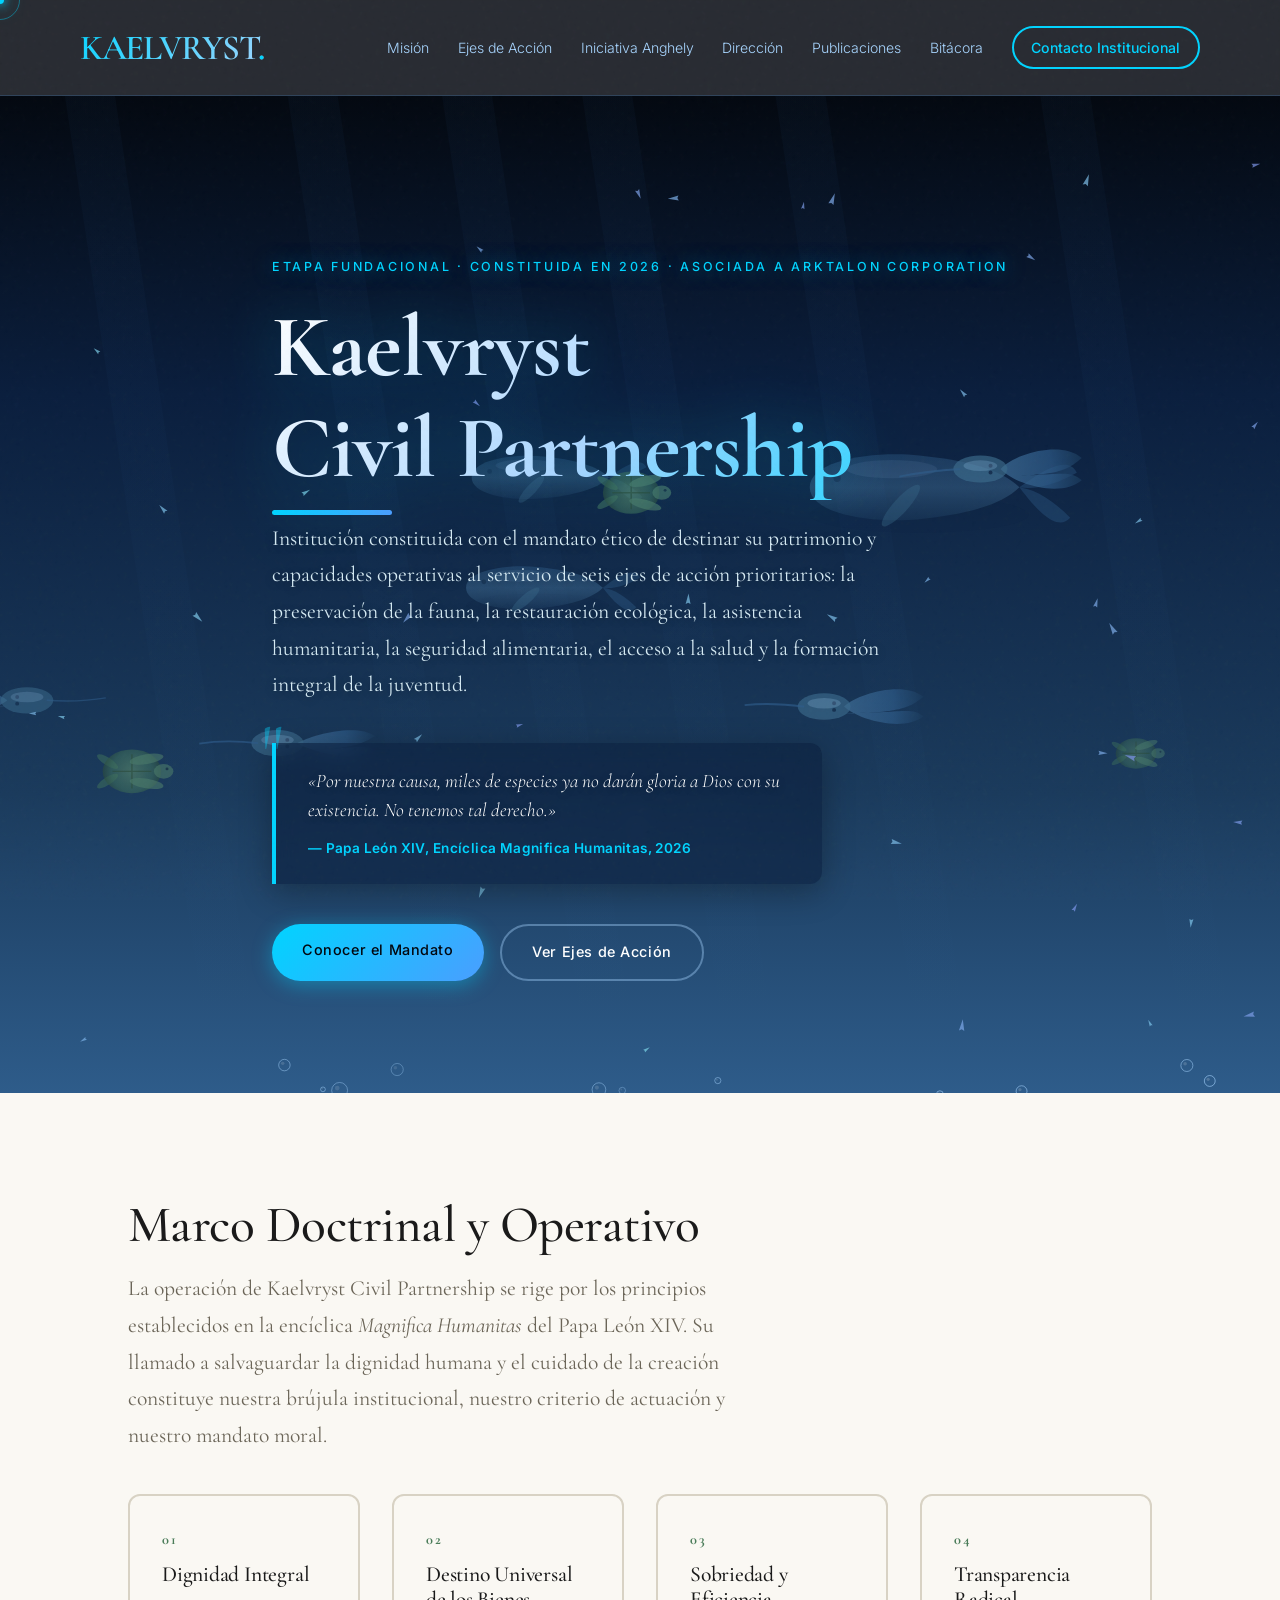
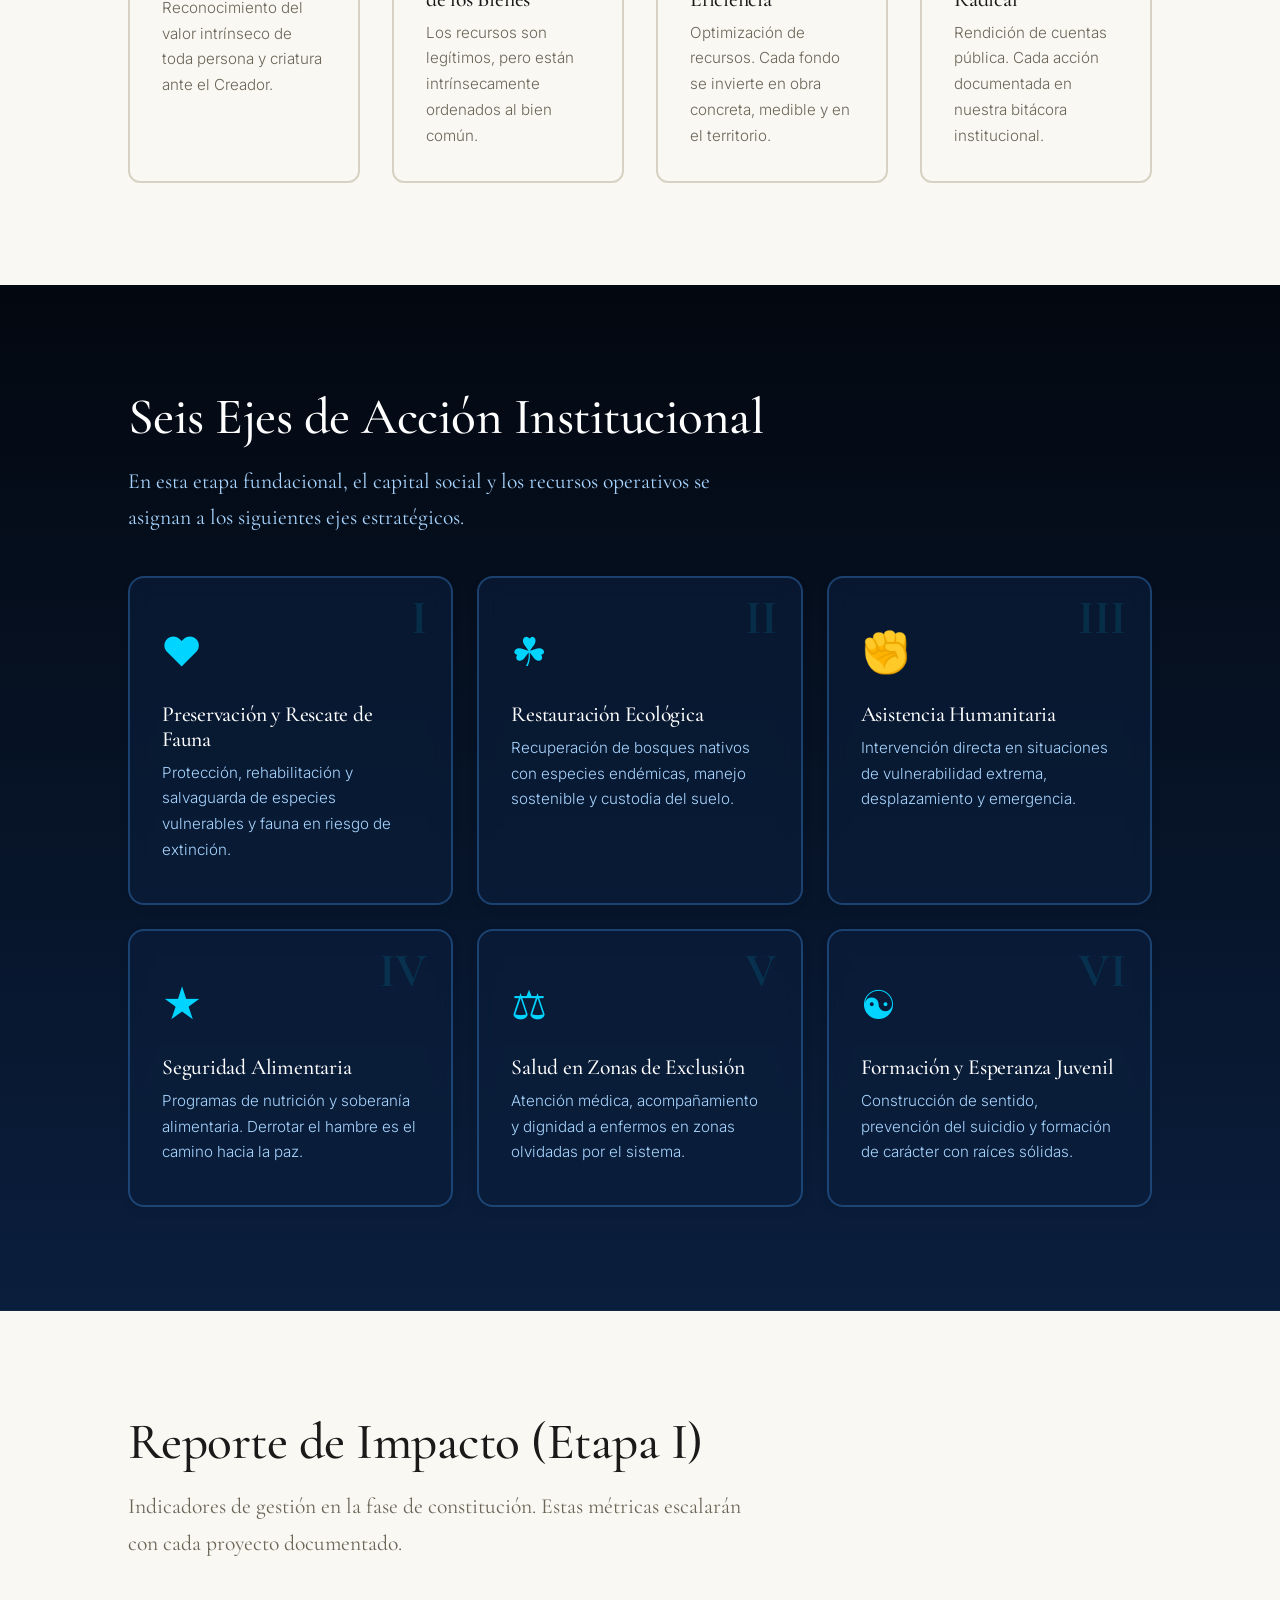
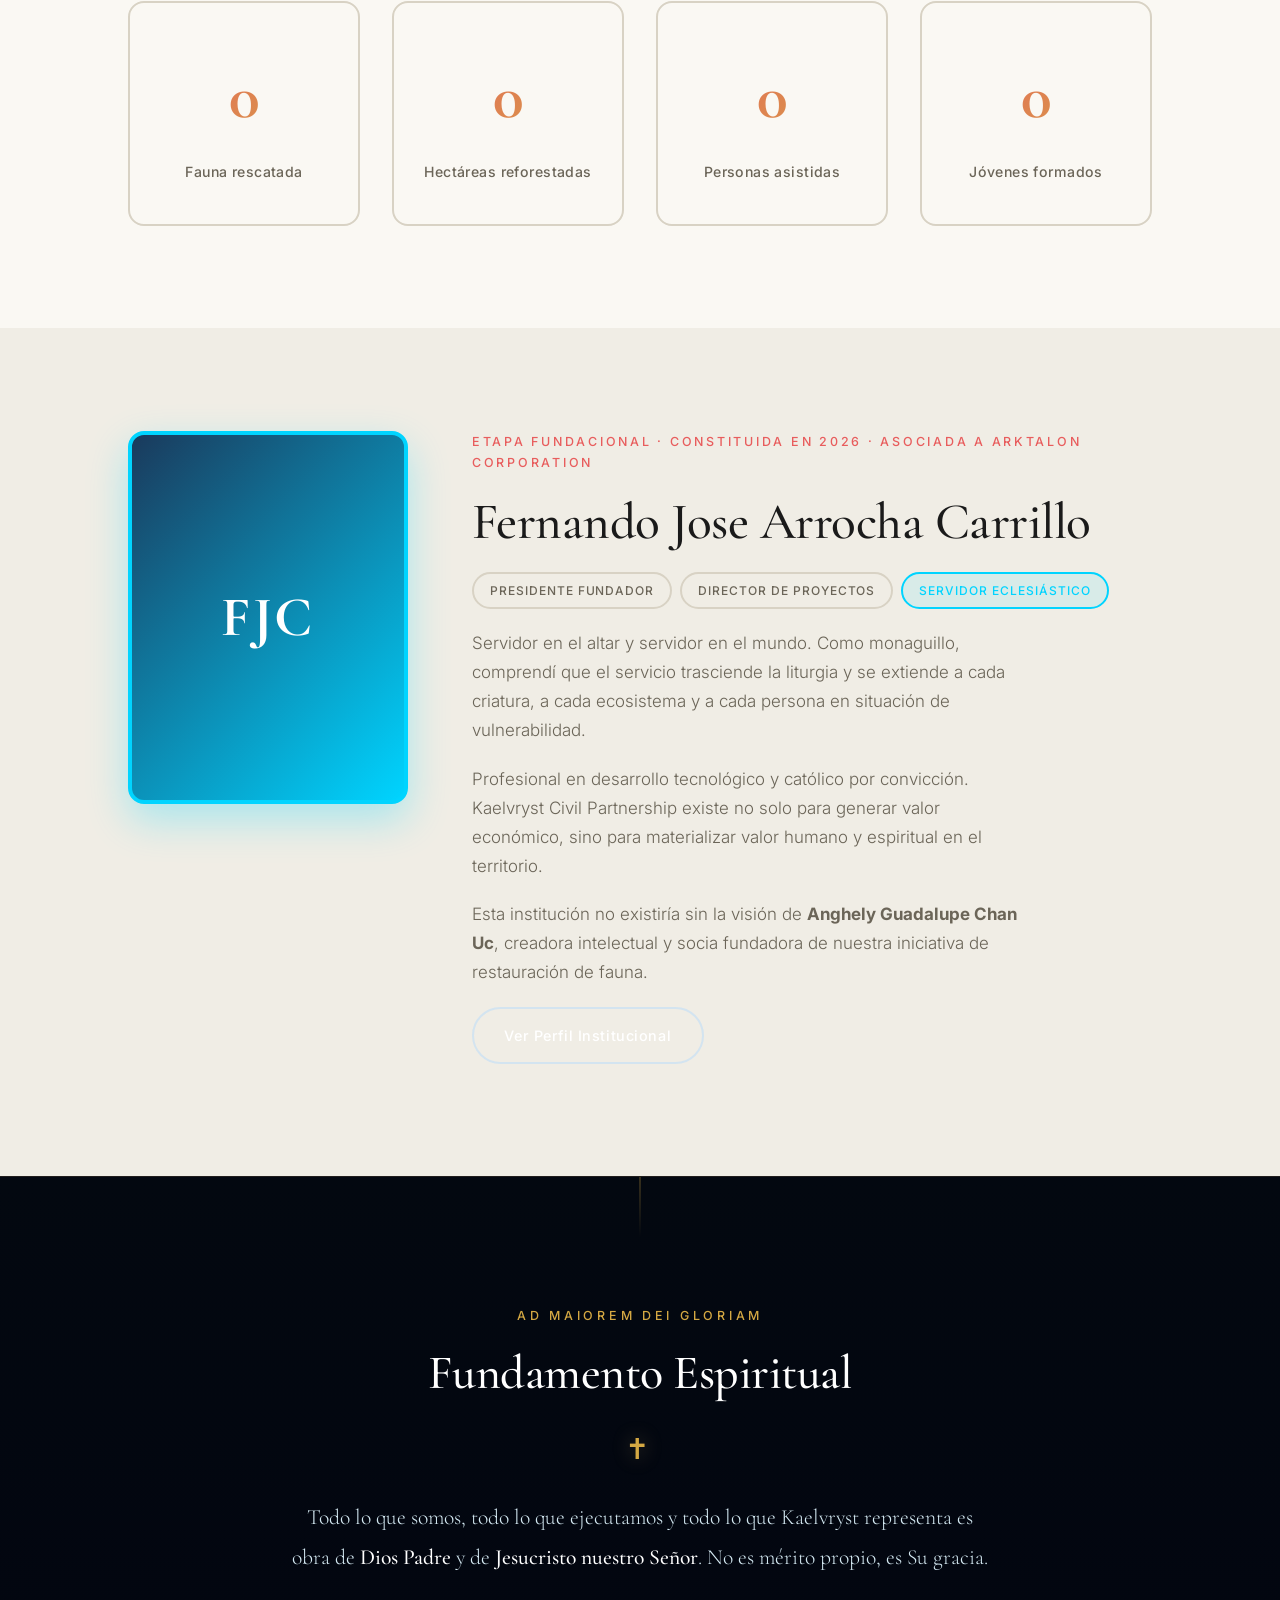
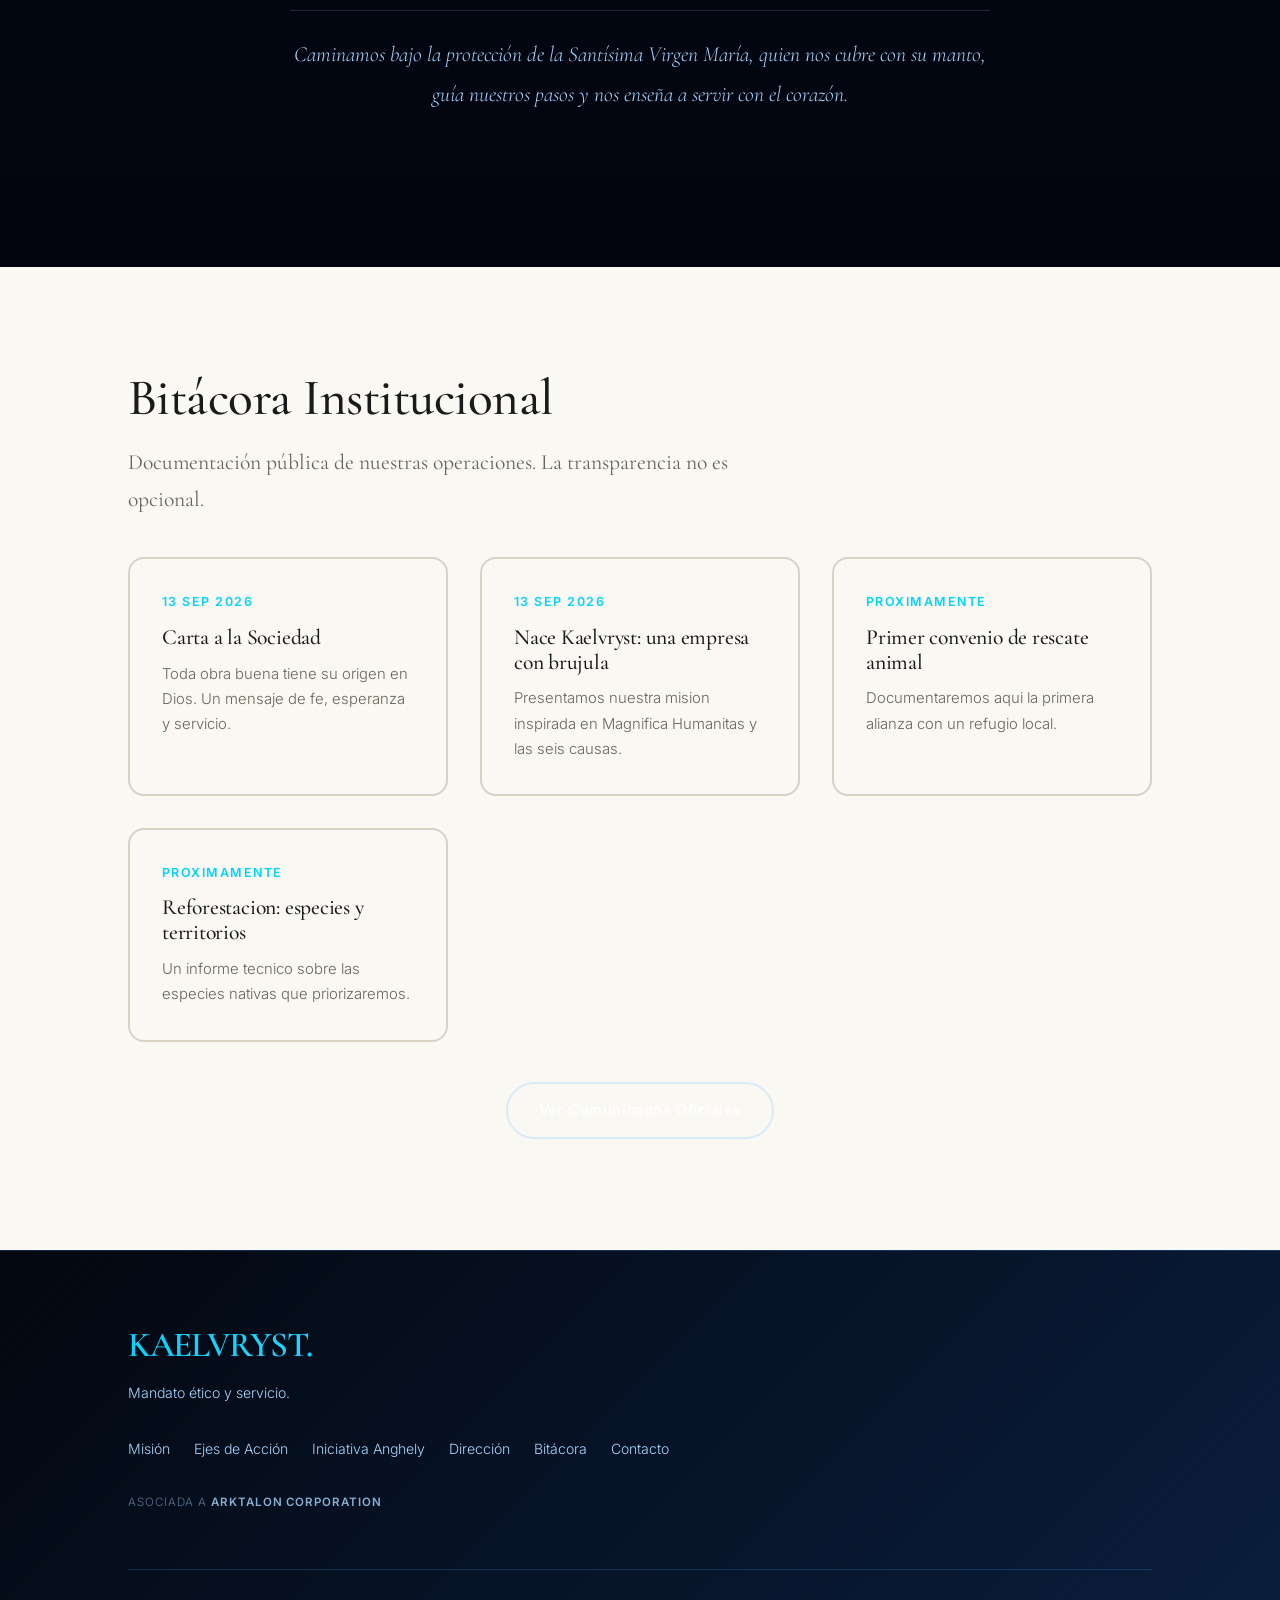
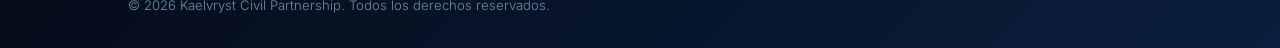
<file: kael/index.html>
<!DOCTYPE html>
<html lang="es">
<head>
  <meta charset="UTF-8" />
  <meta name="viewport" content="width=device-width, initial-scale=1.0" />
  <title>Kaelvryst Civil Partnership — Mandato Ético y Servicio</title>
  <meta name="description" content="Kaelvryst Civil Partnership es una institución constituida para la ejecución de proyectos en rescate animal, reforestación, ayuda humanitaria y desarrollo social." />
  <link rel="preconnect" href="https://fonts.googleapis.com">
  <link rel="preconnect" href="https://fonts.gstatic.com" crossorigin>
  <link href="https://fonts.googleapis.com/css2?family=Cormorant+Garamond:ital,wght@0,400;0,500;0,600;0,700;1,400&family=Inter:wght@300;400;500;600&display=swap" rel="stylesheet">
  <link rel="stylesheet" href="assets/css/style.css" />
</head>
<body>

  <div class="scroll-progress" id="scroll-progress"></div>

  <header class="site-header">
    <div class="container header-inner">
      <a href="index.html" class="logo">KAELVRYST<span>.</span></a>
      <button class="menu-toggle" aria-label="Menu"><span></span><span></span><span></span></button>
      <nav class="nav" id="nav">
        <a href="#mision">Misión</a>
        <a href="#ejes">Ejes de Acción</a>
        <a href="anguely.html">Iniciativa Anghely</a>
        <a href="#perfil">Dirección</a>
        <a href="proximamente.html">Publicaciones</a>
        <a href="blog/index.html">Bitácora</a>
        <a href="contacto.html" class="nav-cta">Contacto Institucional</a>
      </nav>
    </div>
  </header>

  <main>
    <section class="hero">
      <div class="container">
        <p class="eyebrow reveal">Etapa Fundacional &middot; Constituida en 2026 &middot; Asociada a Arktalon Corporation</p>
        <h1 class="reveal">Kaelvryst<br/>Civil Partnership</h1>
        <p class="lead reveal">
          Institución constituida con el mandato ético de destinar su patrimonio y capacidades operativas 
          al servicio de seis ejes de acción prioritarios: la preservación de la fauna, la restauración 
          ecológica, la asistencia humanitaria, la seguridad alimentaria, el acceso a la salud y la 
          formación integral de la juventud.
        </p>
        <blockquote class="quote reveal">
          <p>&laquo;Por nuestra causa, miles de especies ya no darán gloria a Dios con su existencia. No tenemos tal derecho.&raquo;</p>
          <cite>&mdash; Papa León XIV, Encíclica Magnifica Humanitas, 2026</cite>
        </blockquote>
        <div class="hero-actions reveal">
          <a href="#mision" class="btn btn-primary">Conocer el Mandato</a>
          <a href="#ejes" class="btn btn-ghost">Ver Ejes de Acción</a>
        </div>
      </div>
    </section>

    <section id="mision" class="section">
      <div class="container">
        <h2 class="reveal">Marco Doctrinal y Operativo</h2>
        <p class="section-lead reveal">
          La operación de Kaelvryst Civil Partnership se rige por los principios establecidos en la 
          encíclica <em>Magnifica Humanitas</em> del Papa León XIV. Su llamado a salvaguardar la dignidad 
          humana y el cuidado de la creación constituye nuestra brújula institucional, nuestro criterio 
          de actuación y nuestro mandato moral.
        </p>
        <div class="principios-grid">
          <article class="reveal">
            <span class="num">01</span>
            <h3>Dignidad Integral</h3>
            <p>Reconocimiento del valor intrínseco de toda persona y criatura ante el Creador.</p>
          </article>
          <article class="reveal">
            <span class="num">02</span>
            <h3>Destino Universal de los Bienes</h3>
            <p>Los recursos son legítimos, pero están intrínsecamente ordenados al bien común.</p>
          </article>
          <article class="reveal">
            <span class="num">03</span>
            <h3>Sobriedad y Eficiencia</h3>
            <p>Optimización de recursos. Cada fondo se invierte en obra concreta, medible y en el territorio.</p>
          </article>
          <article class="reveal">
            <span class="num">04</span>
            <h3>Transparencia Radical</h3>
            <p>Rendición de cuentas pública. Cada acción documentada en nuestra bitácora institucional.</p>
          </article>
        </div>
      </div>
    </section>

    <section id="ejes" class="section section-ocean">
      <div class="container">
        <h2 class="reveal">Seis Ejes de Acción Institucional</h2>
        <p class="section-lead reveal">En esta etapa fundacional, el capital social y los recursos operativos se asignan a los siguientes ejes estratégicos.</p>
        <div class="causas-grid">
          <article class="causa-card reveal">
            <span class="causa-num">I</span>
            <span class="causa-icon">&#9829;</span>
            <h3>Preservación y Rescate de Fauna</h3>
            <p>Protección, rehabilitación y salvaguarda de especies vulnerables y fauna en riesgo de extinción.</p>
          </article>
          <article class="causa-card reveal">
            <span class="causa-num">II</span>
            <span class="causa-icon">&#9752;</span>
            <h3>Restauración Ecológica</h3>
            <p>Recuperación de bosques nativos con especies endémicas, manejo sostenible y custodia del suelo.</p>
          </article>
          <article class="causa-card reveal">
            <span class="causa-num">III</span>
            <span class="causa-icon">&#9994;</span>
            <h3>Asistencia Humanitaria</h3>
            <p>Intervención directa en situaciones de vulnerabilidad extrema, desplazamiento y emergencia.</p>
          </article>
          <article class="causa-card reveal">
            <span class="causa-num">IV</span>
            <span class="causa-icon">&#9733;</span>
            <h3>Seguridad Alimentaria</h3>
            <p>Programas de nutrición y soberanía alimentaria. Derrotar el hambre es el camino hacia la paz.</p>
          </article>
          <article class="causa-card reveal">
            <span class="causa-num">V</span>
            <span class="causa-icon">&#9878;</span>
            <h3>Salud en Zonas de Exclusión</h3>
            <p>Atención médica, acompañamiento y dignidad a enfermos en zonas olvidadas por el sistema.</p>
          </article>
          <article class="causa-card reveal">
            <span class="causa-num">VI</span>
            <span class="causa-icon">&#9775;</span>
            <h3>Formación y Esperanza Juvenil</h3>
            <p>Construcción de sentido, prevención del suicidio y formación de carácter con raíces sólidas.</p>
          </article>
        </div>
      </div>
    </section>

    <section id="impacto" class="section">
      <div class="container">
        <h2 class="reveal">Reporte de Impacto (Etapa I)</h2>
        <p class="section-lead reveal">Indicadores de gestión en la fase de constitución. Estas métricas escalarán con cada proyecto documentado.</p>
        <div class="stats-grid">
          <div class="stat reveal"><span class="stat-num" data-target="0">0</span><span class="stat-label">Fauna rescatada</span></div>
          <div class="stat reveal"><span class="stat-num" data-target="0">0</span><span class="stat-label">Hectáreas reforestadas</span></div>
          <div class="stat reveal"><span class="stat-num" data-target="0">0</span><span class="stat-label">Personas asistidas</span></div>
          <div class="stat reveal"><span class="stat-num" data-target="0">0</span><span class="stat-label">Jóvenes formados</span></div>
        </div>
      </div>
    </section>

    <section id="perfil" class="section section-alt">
      <div class="container perfil-layout">
        <div class="perfil-foto reveal"><div class="foto-placeholder"><span>FJC</span></div></div>
        <div class="perfil-info">
          <p class="eyebrow reveal">Etapa Fundacional &middot; Constituida en 2026 &middot; Asociada a Arktalon Corporation</p>
          <h2 class="reveal">Fernando Jose Arrocha Carrillo</h2>
          <div class="badges reveal">
            <span class="badge">Presidente Fundador</span>
            <span class="badge">Director de Proyectos</span>
            <span class="badge">Servidor Eclesiástico</span>
          </div>
          <p class="reveal perfil-text">
            Servidor en el altar y servidor en el mundo. Como monaguillo, comprendí que el servicio 
            trasciende la liturgia y se extiende a cada criatura, a cada ecosistema y a cada persona 
            en situación de vulnerabilidad.
          </p>
          <p class="reveal perfil-text">
            Profesional en desarrollo tecnológico y católico por convicción. Kaelvryst Civil Partnership 
            existe no solo para generar valor económico, sino para materializar valor humano y espiritual 
            en el territorio.
          </p>
          <p class="reveal perfil-text">
            Esta institución no existiría sin la visión de <strong>Anghely Guadalupe Chan Uc</strong>, 
            creadora intelectual y socia fundadora de nuestra iniciativa de restauración de fauna.
          </p>
          <a href="perfil.html" class="btn btn-ghost reveal">Ver Perfil Institucional</a>
        </div>
      </div>
    </section>

    <section class="section spiritual-foundation">
      <div class="container" style="text-align:center">
        <p class="eyebrow reveal" style="color: var(--gold); letter-spacing: 0.3em;">Ad Maiorem Dei Gloriam</p>
        <h2 class="reveal" style="color: white; font-size: clamp(2rem, 4vw, 3rem); margin-bottom: 0.5rem;">Fundamento Espiritual</h2>
        <div class="spiritual-cross reveal">✝</div>
        <p class="spiritual-text reveal">
          Todo lo que somos, todo lo que ejecutamos y todo lo que Kaelvryst representa es obra de <strong>Dios Padre</strong> y de <strong>Jesucristo nuestro Señor</strong>. No es mérito propio, es Su gracia.
        </p>
        <p class="spiritual-text spiritual-marian reveal">
          Caminamos bajo la protección de la Santísima Virgen María, quien nos cubre con su manto, guía nuestros pasos y nos enseña a servir con el corazón.
        </p>
      </div>
    </section>

    <section id="blog" class="section">
      <div class="container">
        <h2 class="reveal">Bitácora Institucional</h2>
        <p class="section-lead reveal">Documentación pública de nuestras operaciones. La transparencia no es opcional.</p>
        <div class="blog-grid" id="blog-grid"></div>
        <div class="center-action reveal">
          <a href="blog/index.html" class="btn btn-ghost">Ver Comunicados Oficiales</a>
        </div>
      </div>
    </section>
  </main>

  <footer class="site-footer">
    <div class="container footer-inner">
      <div><p class="logo">KAELVRYST<span>.</span></p><p class="footer-tagline">Mandato ético y servicio.</p></div>
      <nav class="footer-nav">
        <a href="#mision">Misión</a>
        <a href="#ejes">Ejes de Acción</a>
        <a href="anguely.html">Iniciativa Anghely</a>
        <a href="#perfil">Dirección</a>
        <a href="blog/index.html">Bitácora</a>
        <a href="contacto.html">Contacto</a>
      </nav>
      <p class="footer-affiliate">Asociada a <strong>Arktalon Corporation</strong></p>
      <p class="copyright">&copy; 2026 Kaelvryst Civil Partnership. Todos los derechos reservados.</p>
    </div>
  </footer>

  <script src="assets/js/main.js"></script>
</body>
</html>
</file>
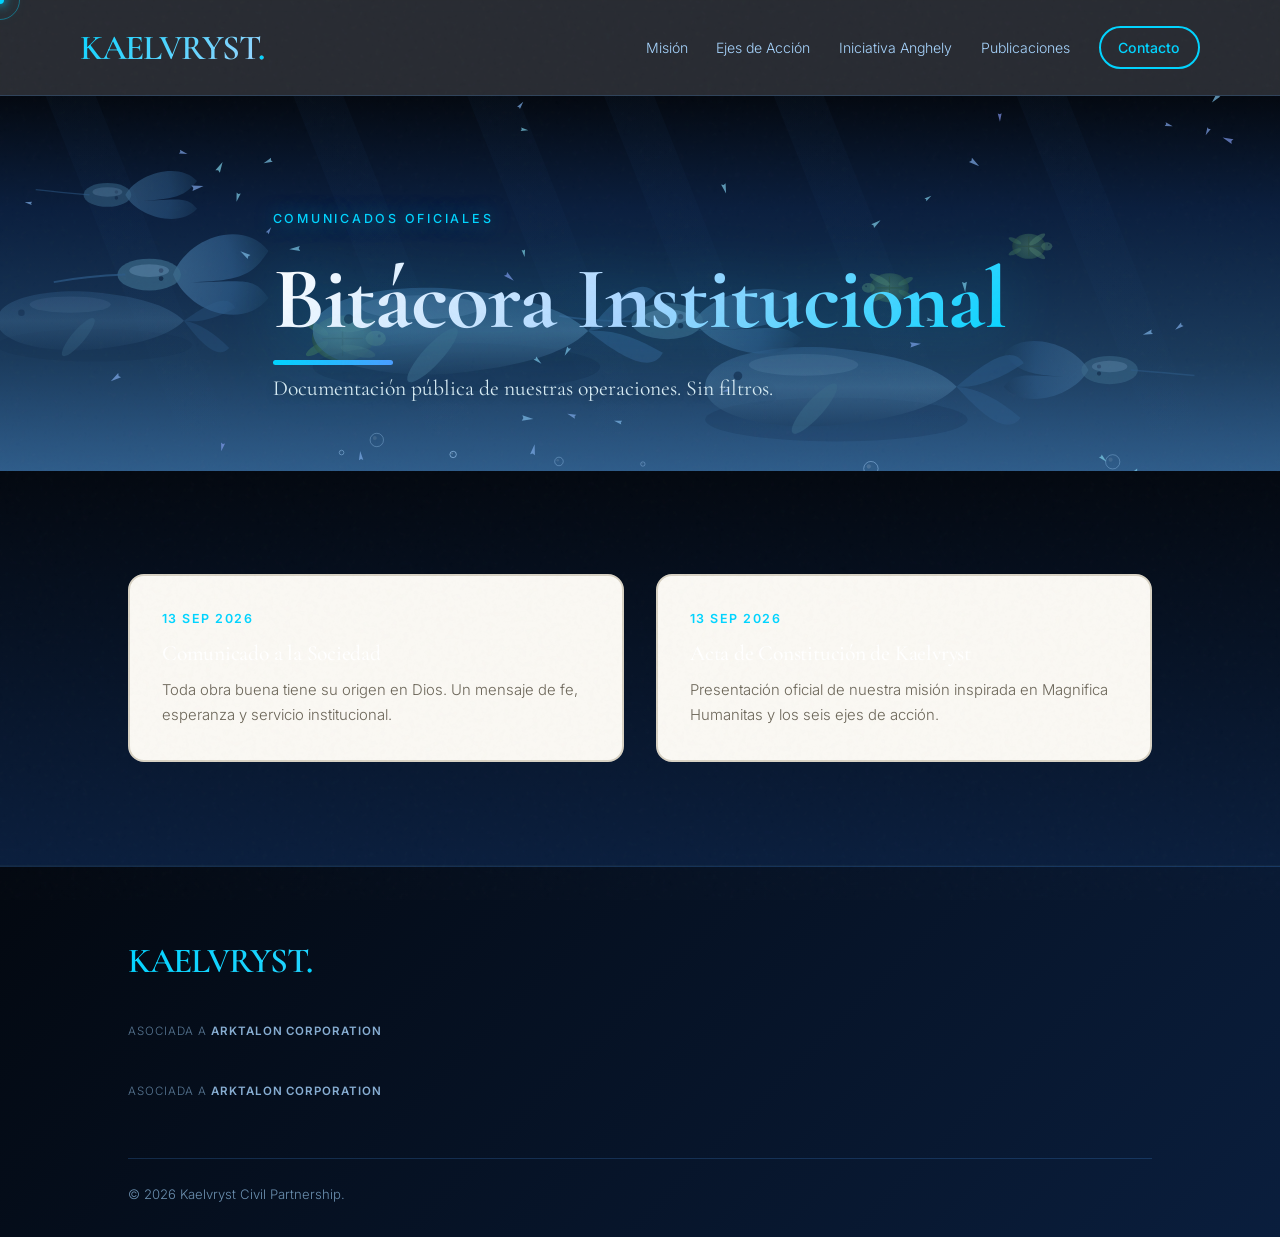
<file: kael/blog/index.html>
<!DOCTYPE html>
<html lang="es">
<head>
  <meta charset="UTF-8" />
  <meta name="viewport" content="width=device-width, initial-scale=1.0" />
  <title>Bitácora Institucional — Kaelvryst Civil Partnership</title>
  <link href="https://fonts.googleapis.com/css2?family=Cormorant+Garamond:ital,wght@0,400;0,500;0,600;0,700;1,400&family=Inter:wght@300;400;500;600&display=swap" rel="stylesheet">
  <link rel="stylesheet" href="../assets/css/style.css" />
</head>
<body>
  <div class="scroll-progress" id="scroll-progress"></div>
  <header class="site-header">
    <div class="container header-inner">
      <a href="../index.html" class="logo">KAELVRYST<span>.</span></a>
      <nav class="nav">
        <a href="../index.html#mision">Misión</a>
        <a href="../index.html#ejes">Ejes de Acción</a>
        <a href="../anguely.html">Iniciativa Anghely</a>
        <a href="../proximamente.html">Publicaciones</a>
        <a href="../contacto.html" class="nav-cta">Contacto</a>
      </nav>
    </div>
  </header>
  <main>
    <section class="hero" style="min-height:40vh; padding: clamp(5rem, 12vw, 7rem) 0 clamp(3rem, 8vw, 4rem);">
      <div class="container">
        <p class="eyebrow reveal">Comunicados Oficiales</p>
        <h1 class="reveal">Bitácora Institucional</h1>
        <p class="lead reveal" style="color: #d5eaf3;">Documentación pública de nuestras operaciones. Sin filtros.</p>
      </div>
    </section>
    <section class="section section-ocean">
      <div class="container">
        <div class="blog-grid">
          <a href="entrada-2.html" class="blog-card reveal">
            <div class="date">13 Sep 2026</div>
            <h3>Comunicado a la Sociedad</h3>
            <p>Toda obra buena tiene su origen en Dios. Un mensaje de fe, esperanza y servicio institucional.</p>
          </a>
          <a href="entrada-1.html" class="blog-card reveal">
            <div class="date">13 Sep 2026</div>
            <h3>Acta de Constitución de Kaelvryst</h3>
            <p>Presentación oficial de nuestra misión inspirada en Magnifica Humanitas y los seis ejes de acción.</p>
          </a>
        </div>
      </div>
    </section>
  </main>
  <footer class="site-footer">
    <div class="container footer-inner">
      <div><p class="logo">KAELVRYST<span>.</span></p></div>
      <p class="footer-affiliate">Asociada a <strong>Arktalon Corporation</strong></p>
      <p class="footer-affiliate">Asociada a <strong>Arktalon Corporation</strong></p>
      <p class="copyright">&copy; 2026 Kaelvryst Civil Partnership.</p>
    </div>
  </footer>
  <script src="../assets/js/main.js"></script>
</body>
</html>
</file>
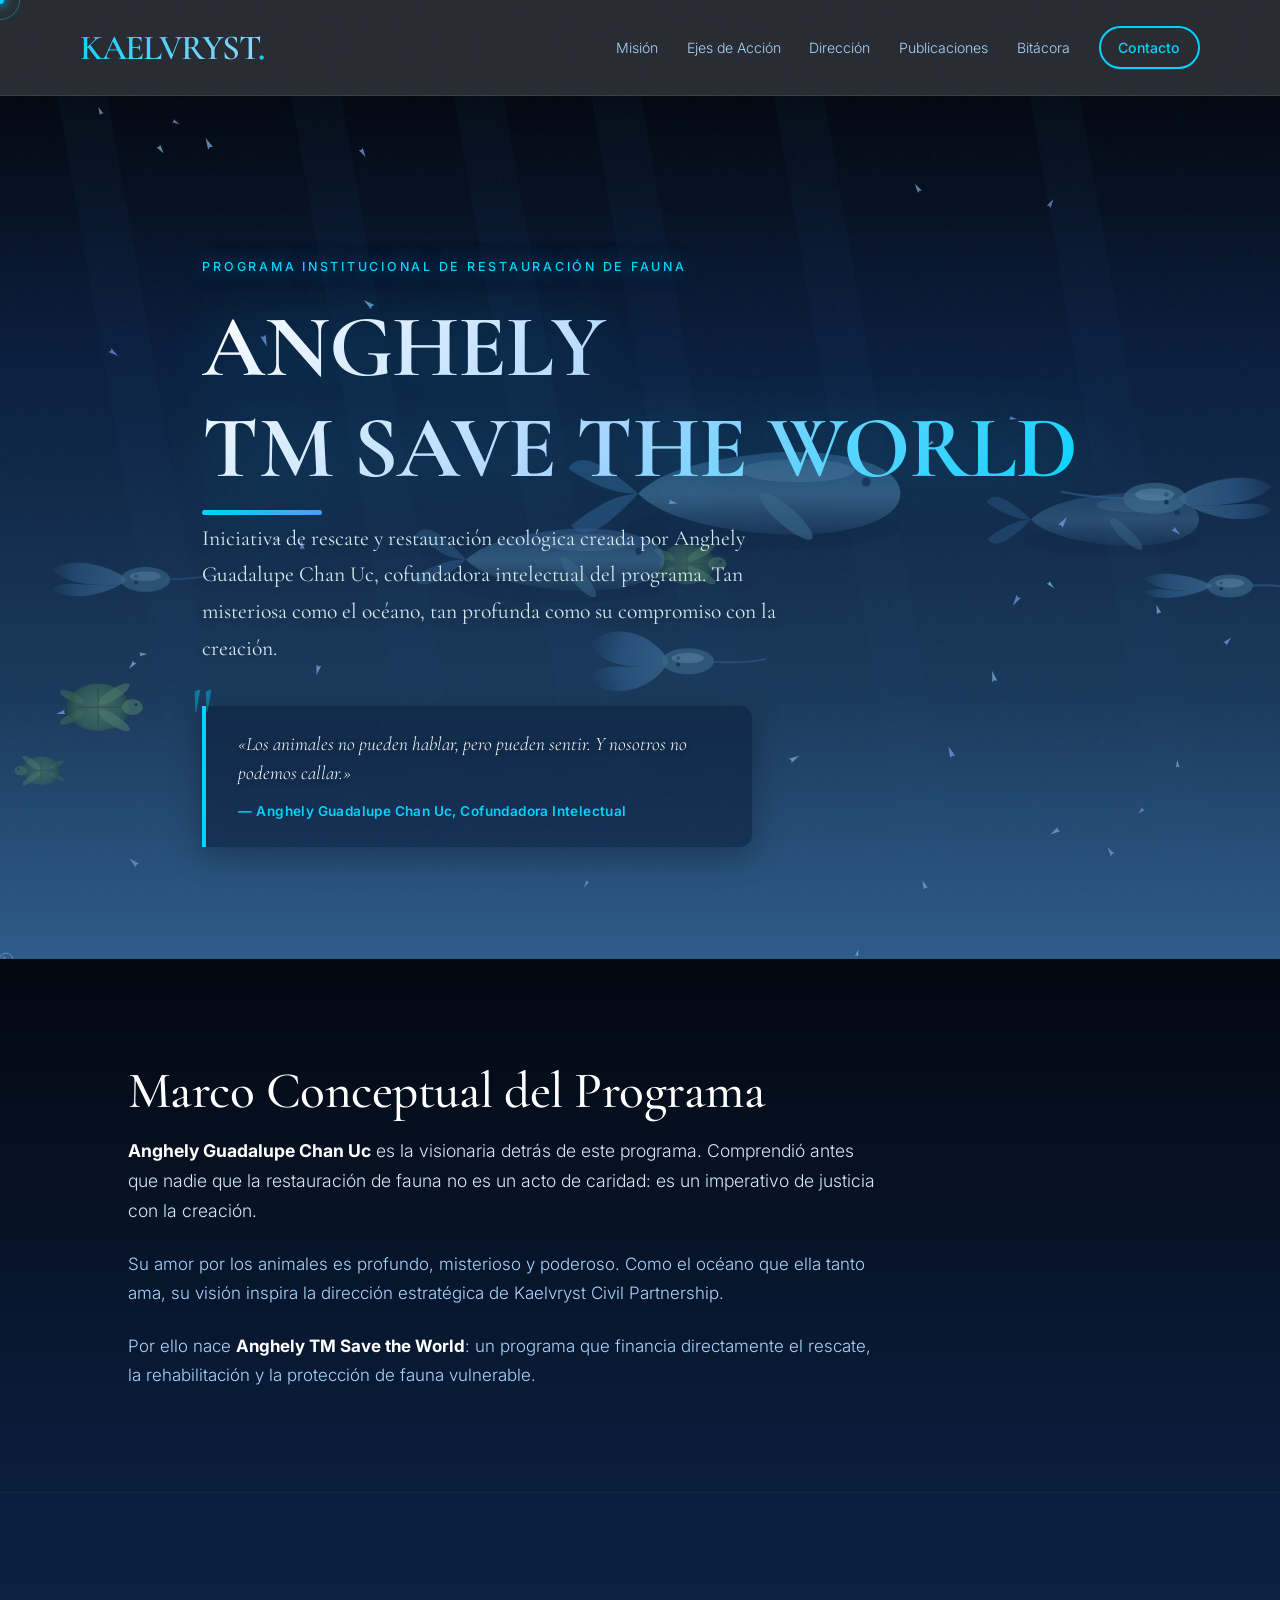
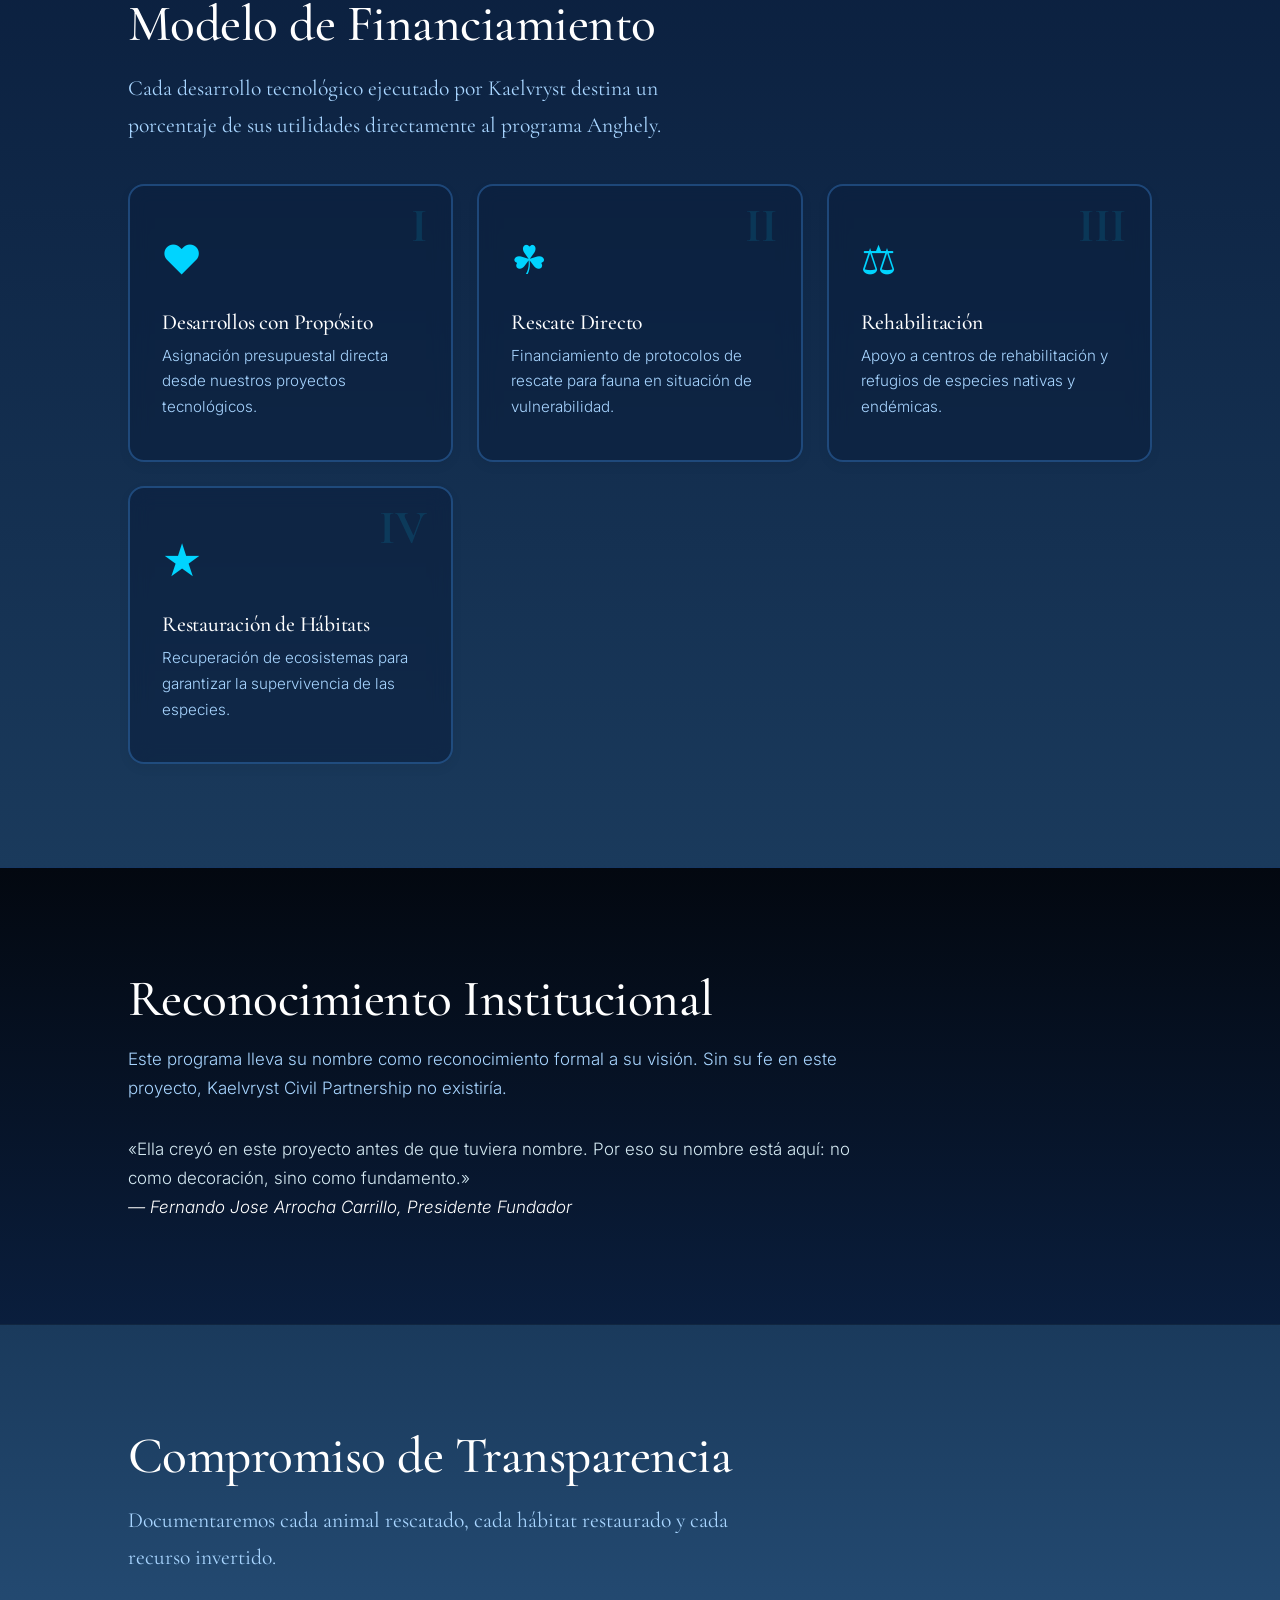
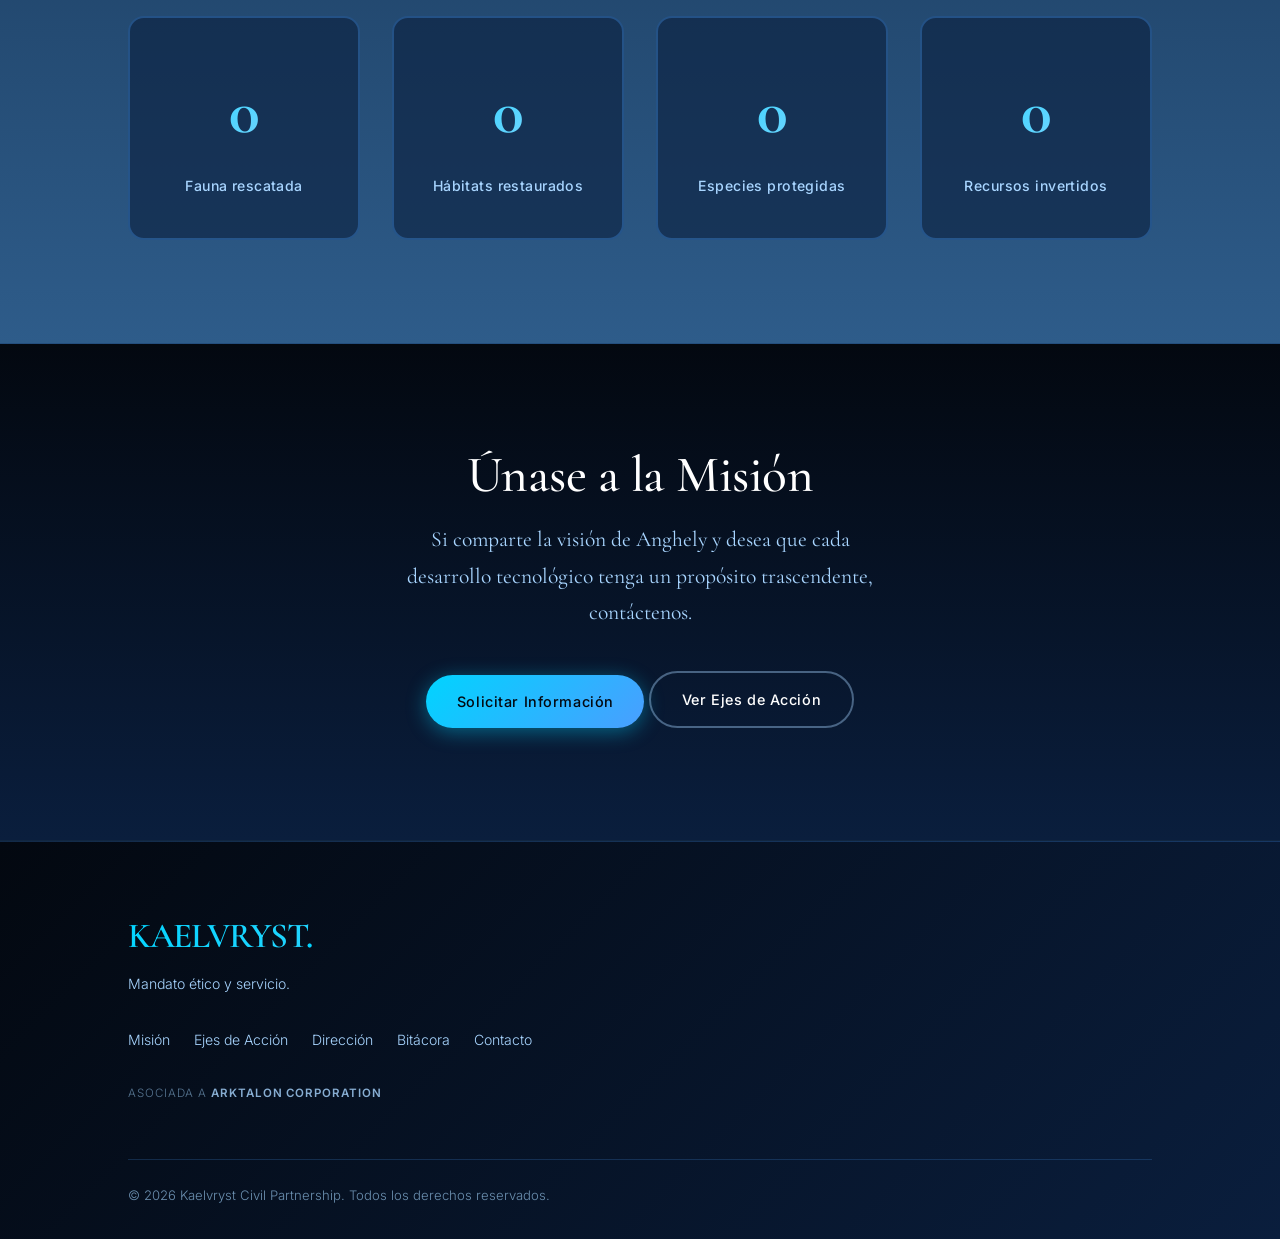
<file: kael/anguely.html>
<!DOCTYPE html>
<html lang="es">
<head>
  <meta charset="UTF-8" />
  <meta name="viewport" content="width=device-width, initial-scale=1.0" />
  <title>Iniciativa Anghely TM Save the World — Kaelvryst</title>
  <meta name="description" content="Programa de restauración de fauna de Kaelvryst Civil Partnership." />
  <link rel="preconnect" href="https://fonts.googleapis.com">
  <link rel="preconnect" href="https://fonts.gstatic.com" crossorigin>
  <link href="https://fonts.googleapis.com/css2?family=Cormorant+Garamond:ital,wght@0,400;0,500;0,600;0,700;1,400&family=Inter:wght@300;400;500;600&display=swap" rel="stylesheet">
  <link rel="stylesheet" href="assets/css/style.css" />
</head>
<body>
  <div class="scroll-progress" id="scroll-progress"></div>
  <header class="site-header">
    <div class="container header-inner">
      <a href="index.html" class="logo">KAELVRYST<span>.</span></a>
      <nav class="nav">
        <a href="index.html#mision">Misión</a>
        <a href="index.html#ejes">Ejes de Acción</a>
        <a href="index.html#perfil">Dirección</a>
        <a href="proximamente.html">Publicaciones</a>
        <a href="blog/index.html">Bitácora</a>
        <a href="contacto.html" class="nav-cta">Contacto</a>
      </nav>
    </div>
  </header>
  <main>
    <section class="hero">
      <div class="container">
        <p class="eyebrow reveal">Programa Institucional de Restauración de Fauna</p>
        <h1 class="reveal">ANGHELY<br/>TM SAVE THE WORLD</h1>
        <p class="lead reveal">
          Iniciativa de rescate y restauración ecológica creada por Anghely Guadalupe Chan Uc, 
          cofundadora intelectual del programa. Tan misteriosa como el océano, tan profunda como su compromiso con la creación.
        </p>
        <blockquote class="quote reveal">
          <p>&laquo;Los animales no pueden hablar, pero pueden sentir. Y nosotros no podemos callar.&raquo;</p>
          <cite>&mdash; Anghely Guadalupe Chan Uc, Cofundadora Intelectual</cite>
        </blockquote>
      </div>
    </section>
    <section class="section section-ocean">
      <div class="container">
        <h2 class="reveal">Marco Conceptual del Programa</h2>
        <div style="max-width:750px">
          <p class="reveal" style="font-size:1.1rem;margin-bottom:1.5rem;color:#d5eaf3">
            <strong style="color:white">Anghely Guadalupe Chan Uc</strong> es la visionaria detrás de este programa. 
            Comprendió antes que nadie que la restauración de fauna no es un acto de caridad: 
            es un imperativo de justicia con la creación.
          </p>
          <p class="reveal" style="margin-bottom:1.5rem;color:#a8d5ff">
            Su amor por los animales es profundo, misterioso y poderoso. Como el océano que ella tanto ama, 
            su visión inspira la dirección estratégica de Kaelvryst Civil Partnership.
          </p>
          <p class="reveal" style="color:#a8d5ff">
            Por ello nace <strong style="color:white">Anghely TM Save the World</strong>: un programa que 
            financia directamente el rescate, la rehabilitación y la protección de fauna vulnerable.
          </p>
        </div>
      </div>
    </section>
    <section class="section section-ocean" style="background:linear-gradient(180deg,var(--ocean-mid) 0%,var(--ocean-light) 100%)">
      <div class="container">
        <h2 class="reveal">Modelo de Financiamiento</h2>
        <p class="section-lead reveal">
          Cada desarrollo tecnológico ejecutado por Kaelvryst destina un porcentaje de sus utilidades 
          directamente al programa Anghely.
        </p>
        <div class="causas-grid">
          <article class="causa-card reveal"><span class="causa-num">I</span><span class="causa-icon">&#9829;</span><h3>Desarrollos con Propósito</h3><p>Asignación presupuestal directa desde nuestros proyectos tecnológicos.</p></article>
          <article class="causa-card reveal"><span class="causa-num">II</span><span class="causa-icon">&#9752;</span><h3>Rescate Directo</h3><p>Financiamiento de protocolos de rescate para fauna en situación de vulnerabilidad.</p></article>
          <article class="causa-card reveal"><span class="causa-num">III</span><span class="causa-icon">&#9878;</span><h3>Rehabilitación</h3><p>Apoyo a centros de rehabilitación y refugios de especies nativas y endémicas.</p></article>
          <article class="causa-card reveal"><span class="causa-num">IV</span><span class="causa-icon">&#9733;</span><h3>Restauración de Hábitats</h3><p>Recuperación de ecosistemas para garantizar la supervivencia de las especies.</p></article>
        </div>
      </div>
    </section>
    <section class="section section-ocean">
      <div class="container">
        <h2 class="reveal">Reconocimiento Institucional</h2>
        <div style="max-width:750px">
          <p class="reveal" style="margin-bottom:1.5rem;color:#a8d5ff">
            Este programa lleva su nombre como reconocimiento formal a su visión. Sin su fe en este proyecto, 
            Kaelvryst Civil Partnership no existiría.
          </p>
          <div class="quote reveal" style="margin-top:2rem">
            <p>&laquo;Ella creyó en este proyecto antes de que tuviera nombre. Por eso su nombre está aquí: no como decoración, sino como fundamento.&raquo;</p>
            <cite>&mdash; Fernando Jose Arrocha Carrillo, Presidente Fundador</cite>
          </div>
        </div>
      </div>
    </section>
    <section class="section section-ocean" style="background:linear-gradient(180deg,var(--ocean-light) 0%,var(--ocean-surface) 100%)">
      <div class="container">
        <h2 class="reveal">Compromiso de Transparencia</h2>
        <p class="section-lead reveal">Documentaremos cada animal rescatado, cada hábitat restaurado y cada recurso invertido.</p>
        <div class="stats-grid">
          <div class="stat reveal"><span class="stat-num" data-target="0">0</span><span class="stat-label">Fauna rescatada</span></div>
          <div class="stat reveal"><span class="stat-num" data-target="0">0</span><span class="stat-label">Hábitats restaurados</span></div>
          <div class="stat reveal"><span class="stat-num" data-target="0">0</span><span class="stat-label">Especies protegidas</span></div>
          <div class="stat reveal"><span class="stat-num" data-target="0">0</span><span class="stat-label">Recursos invertidos</span></div>
        </div>
      </div>
    </section>
    <section class="section section-ocean">
      <div class="container" style="text-align:center;max-width:600px">
        <h2 class="reveal">Únase a la Misión</h2>
        <p class="section-lead reveal" style="margin-left:auto;margin-right:auto">
          Si comparte la visión de Anghely y desea que cada desarrollo tecnológico tenga un propósito 
          trascendente, contáctenos.
        </p>
        <div class="reveal">
          <a href="contacto.html" class="btn btn-primary">Solicitar Información</a>
          <a href="index.html#ejes" class="btn btn-ghost">Ver Ejes de Acción</a>
        </div>
      </div>
    </section>
  </main>
  <footer class="site-footer">
    <div class="container footer-inner">
      <div><p class="logo">KAELVRYST<span>.</span></p><p class="footer-tagline">Mandato ético y servicio.</p></div>
      <nav class="footer-nav">
        <a href="index.html#mision">Misión</a>
        <a href="index.html#ejes">Ejes de Acción</a>
        <a href="index.html#perfil">Dirección</a>
        <a href="blog/index.html">Bitácora</a>
        <a href="contacto.html">Contacto</a>
      </nav>
      <p class="footer-affiliate">Asociada a <strong>Arktalon Corporation</strong></p>
      <p class="copyright">&copy; 2026 Kaelvryst Civil Partnership. Todos los derechos reservados.</p>
    </div>
  </footer>
  <script src="assets/js/main.js"></script>
</body>
</html>
</file>
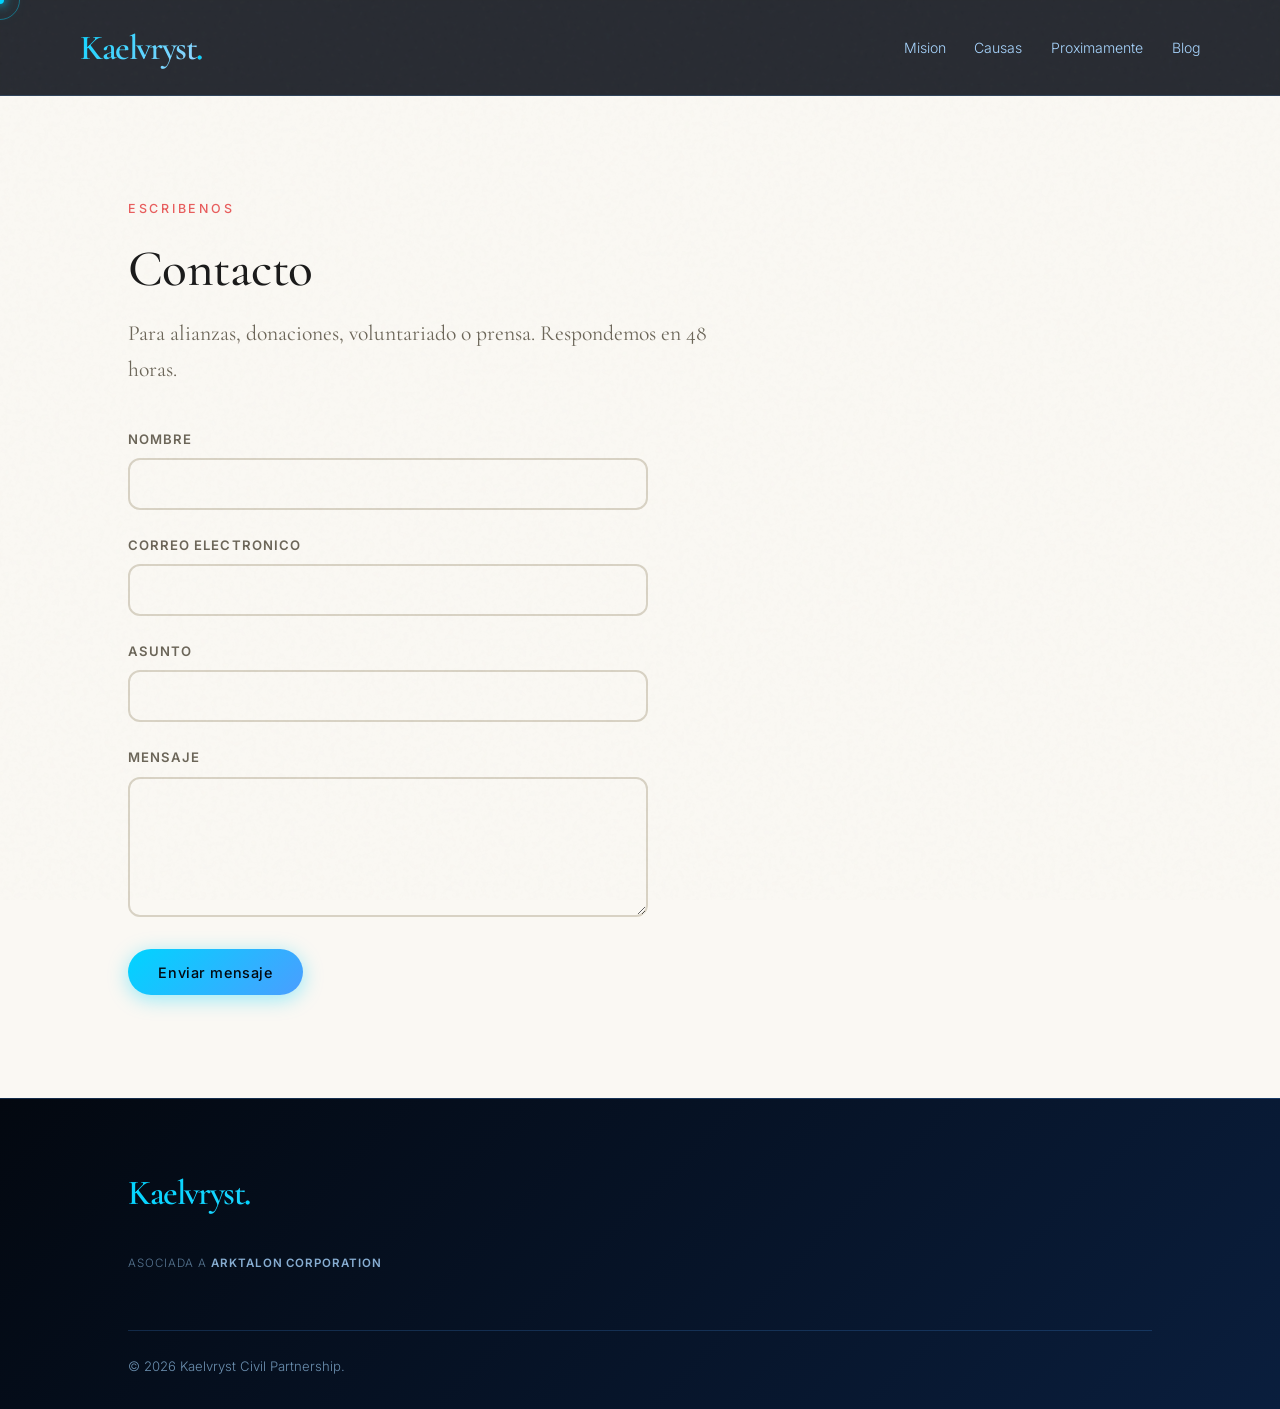
<file: kael/contacto.html>
<!DOCTYPE html>
<html lang="es">
<head>
  <meta charset="UTF-8" />
  <meta name="viewport" content="width=device-width, initial-scale=1.0" />
  <title>Contacto — Kaelvryst Civil Partnership</title>
  <link href="https://fonts.googleapis.com/css2?family=Cormorant+Garamond:ital,wght@0,400;0,500;0,600;1,400&family=Inter:wght@300;400;500&display=swap" rel="stylesheet">
  <link rel="stylesheet" href="assets/css/style.css" />
</head>
<body>
  <header class="site-header">
    <div class="container header-inner">
      <a href="index.html" class="logo">Kaelvryst<span>.</span></a>
      <nav class="nav"><a href="index.html#mision">Mision</a><a href="index.html#causas">Causas</a><a href="proximamente.html">Proximamente</a>
        <a href="blog/index.html">Blog</a></nav>
    </div>
  </header>
  <main>
    <section class="section">
      <div class="container">
        <p class="eyebrow reveal">Escribenos</p>
        <h2 class="reveal">Contacto</h2>
        <p class="section-lead reveal">Para alianzas, donaciones, voluntariado o prensa. Respondemos en 48 horas.</p>
        <form class="contact-form reveal" action="https://formspree.io/f/TU_ID_AQUI" method="POST">
          <div class="form-group">
            <label for="nombre">Nombre</label>
            <input type="text" id="nombre" name="nombre" required />
          </div>
          <div class="form-group">
            <label for="email">Correo electronico</label>
            <input type="email" id="email" name="email" required />
          </div>
          <div class="form-group">
            <label for="asunto">Asunto</label>
            <input type="text" id="asunto" name="asunto" />
          </div>
          <div class="form-group">
            <label for="mensaje">Mensaje</label>
            <textarea id="mensaje" name="mensaje" required></textarea>
          </div>
          <button type="submit" class="btn btn-primary">Enviar mensaje</button>
        </form>
      </div>
    </section>
  </main>
  <footer class="site-footer">
    <div class="container footer-inner">
      <div><p class="logo">Kaelvryst<span>.</span></p></div>
      <p class="footer-affiliate">Asociada a <strong>Arktalon Corporation</strong></p>
      <p class="copyright">&copy; 2026 Kaelvryst Civil Partnership.</p>
    </div>
  </footer>
  <script src="assets/js/main.js"></script>
</body>
</html>
</file>
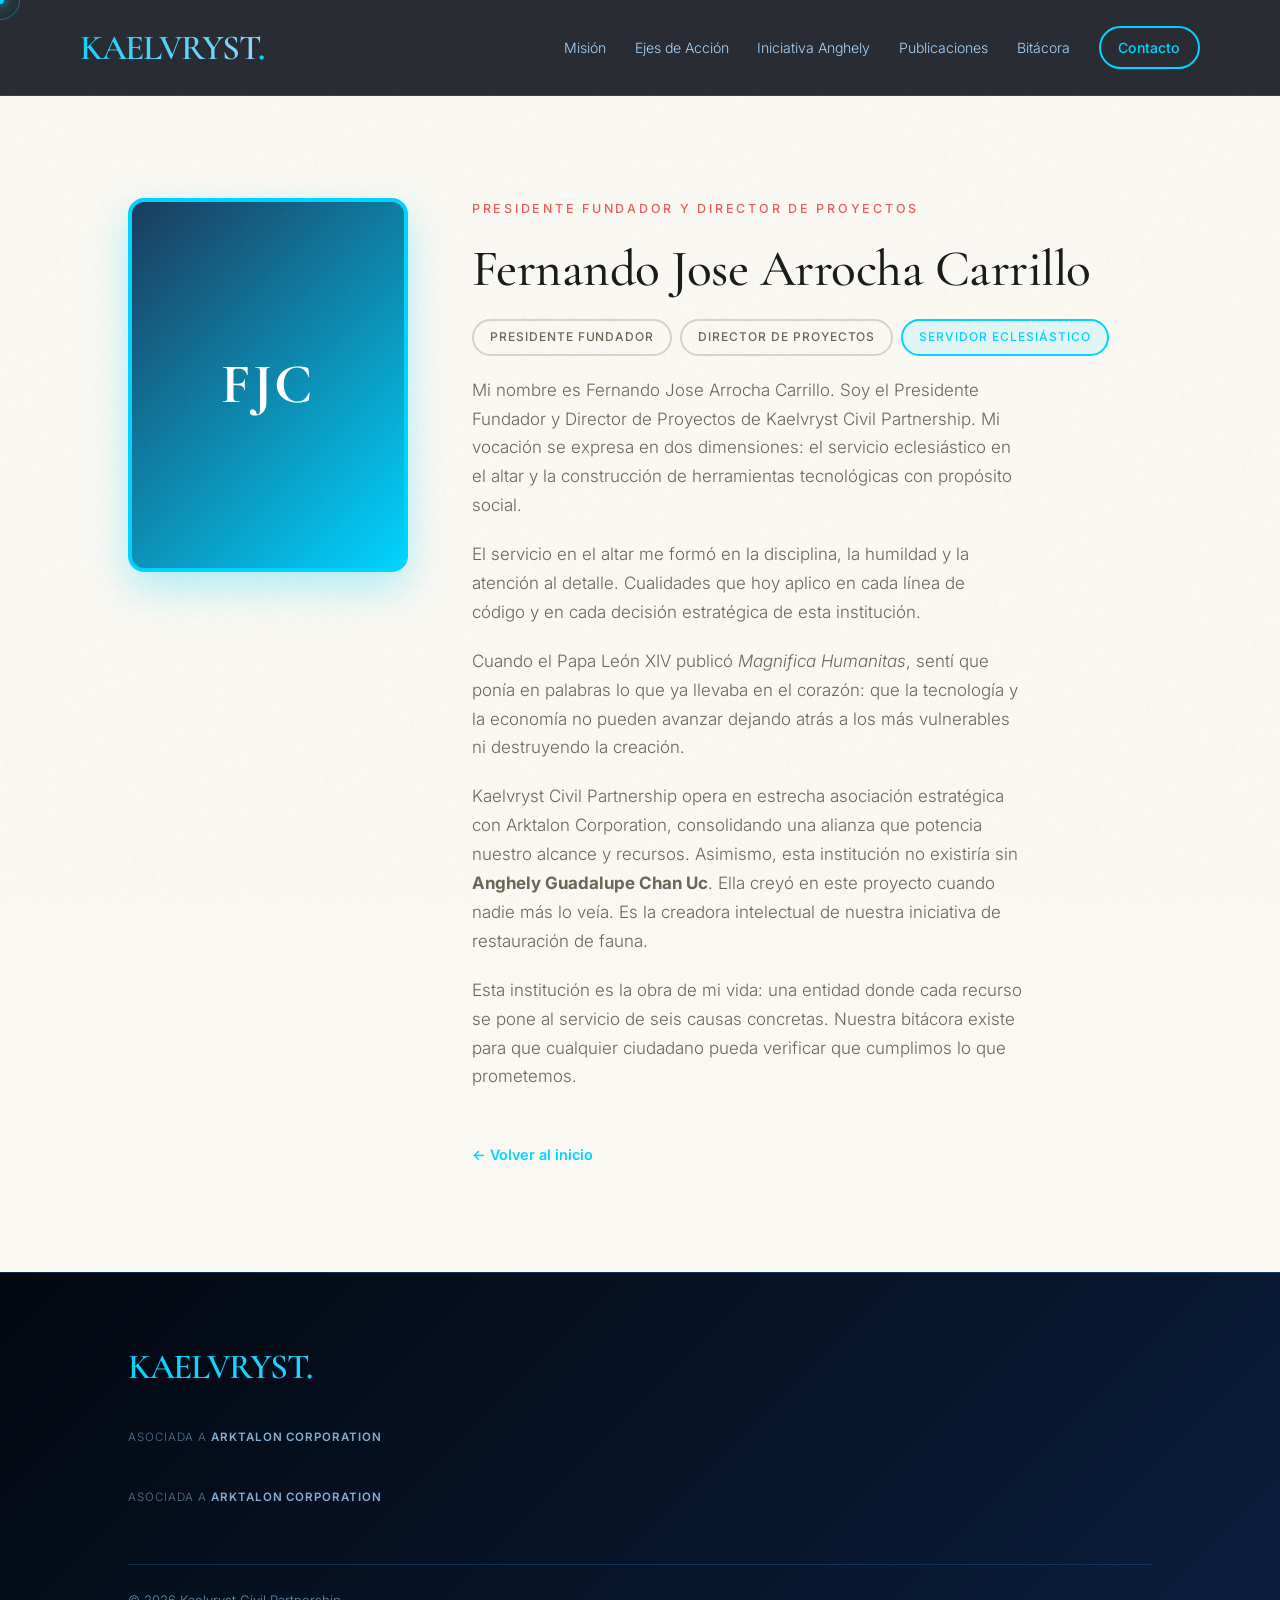
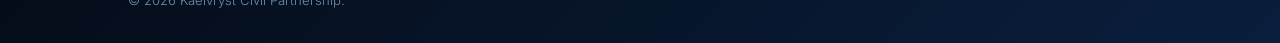
<file: kael/perfil.html>
<!DOCTYPE html>
<html lang="es">
<head>
  <meta charset="UTF-8" />
  <meta name="viewport" content="width=device-width, initial-scale=1.0" />
  <title>Fernando Jose Arrocha Carrillo — Kaelvryst Civil Partnership</title>
  <link href="https://fonts.googleapis.com/css2?family=Cormorant+Garamond:ital,wght@0,400;0,500;0,600;0,700;1,400&family=Inter:wght@300;400;500;600&display=swap" rel="stylesheet">
  <link rel="stylesheet" href="assets/css/style.css" />
</head>
<body>
  <div class="scroll-progress" id="scroll-progress"></div>
  <header class="site-header">
    <div class="container header-inner">
      <a href="index.html" class="logo">KAELVRYST<span>.</span></a>
      <nav class="nav">
        <a href="index.html#mision">Misión</a>
        <a href="index.html#ejes">Ejes de Acción</a>
        <a href="anguely.html">Iniciativa Anghely</a>
        <a href="proximamente.html">Publicaciones</a>
        <a href="blog/index.html">Bitácora</a>
        <a href="contacto.html" class="nav-cta">Contacto</a>
      </nav>
    </div>
  </header>
  <main>
    <section class="section">
      <div class="container perfil-layout">
        <div class="perfil-foto reveal"><div class="foto-placeholder"><span>FJC</span></div></div>
        <div class="perfil-info">
          <p class="eyebrow reveal">Presidente Fundador y Director de Proyectos</p>
          <h2 class="reveal">Fernando Jose Arrocha Carrillo</h2>
          <div class="badges reveal">
            <span class="badge">Presidente Fundador</span>
            <span class="badge">Director de Proyectos</span>
            <span class="badge">Servidor Eclesiástico</span>
          </div>
          <p class="reveal perfil-text">
            Mi nombre es Fernando Jose Arrocha Carrillo. Soy el Presidente Fundador y Director de Proyectos 
            de Kaelvryst Civil Partnership. Mi vocación se expresa en dos dimensiones: el servicio eclesiástico 
            en el altar y la construcción de herramientas tecnológicas con propósito social.
          </p>
          <p class="reveal perfil-text">
            El servicio en el altar me formó en la disciplina, la humildad y la atención al detalle. 
            Cualidades que hoy aplico en cada línea de código y en cada decisión estratégica de esta institución.
          </p>
          <p class="reveal perfil-text">
            Cuando el Papa León XIV publicó <em>Magnifica Humanitas</em>, sentí que ponía en palabras 
            lo que ya llevaba en el corazón: que la tecnología y la economía no pueden avanzar dejando 
            atrás a los más vulnerables ni destruyendo la creación.
          </p>
          <p class="reveal perfil-text">
            Kaelvryst Civil Partnership opera en estrecha asociación estratégica con Arktalon Corporation, consolidando una alianza que potencia nuestro alcance y recursos. Asimismo, esta institución no existiría sin <strong>Anghely Guadalupe Chan Uc</strong>. 
            Ella creyó en este proyecto cuando nadie más lo veía. Es la creadora intelectual de nuestra 
            iniciativa de restauración de fauna.
          </p>
          <p class="reveal perfil-text">
            Esta institución es la obra de mi vida: una entidad donde cada recurso se pone al servicio 
            de seis causas concretas. Nuestra bitácora existe para que cualquier ciudadano pueda verificar 
            que cumplimos lo que prometemos.
          </p>
          <a href="index.html#perfil" class="back-link reveal">&larr; Volver al inicio</a>
        </div>
      </div>
    </section>
  </main>
  <footer class="site-footer">
    <div class="container footer-inner">
      <div><p class="logo">KAELVRYST<span>.</span></p></div>
      <p class="footer-affiliate">Asociada a <strong>Arktalon Corporation</strong></p>
      <p class="footer-affiliate">Asociada a <strong>Arktalon Corporation</strong></p>
      <p class="copyright">&copy; 2026 Kaelvryst Civil Partnership.</p>
    </div>
  </footer>
  <script src="assets/js/main.js"></script>
</body>
</html>
</file>
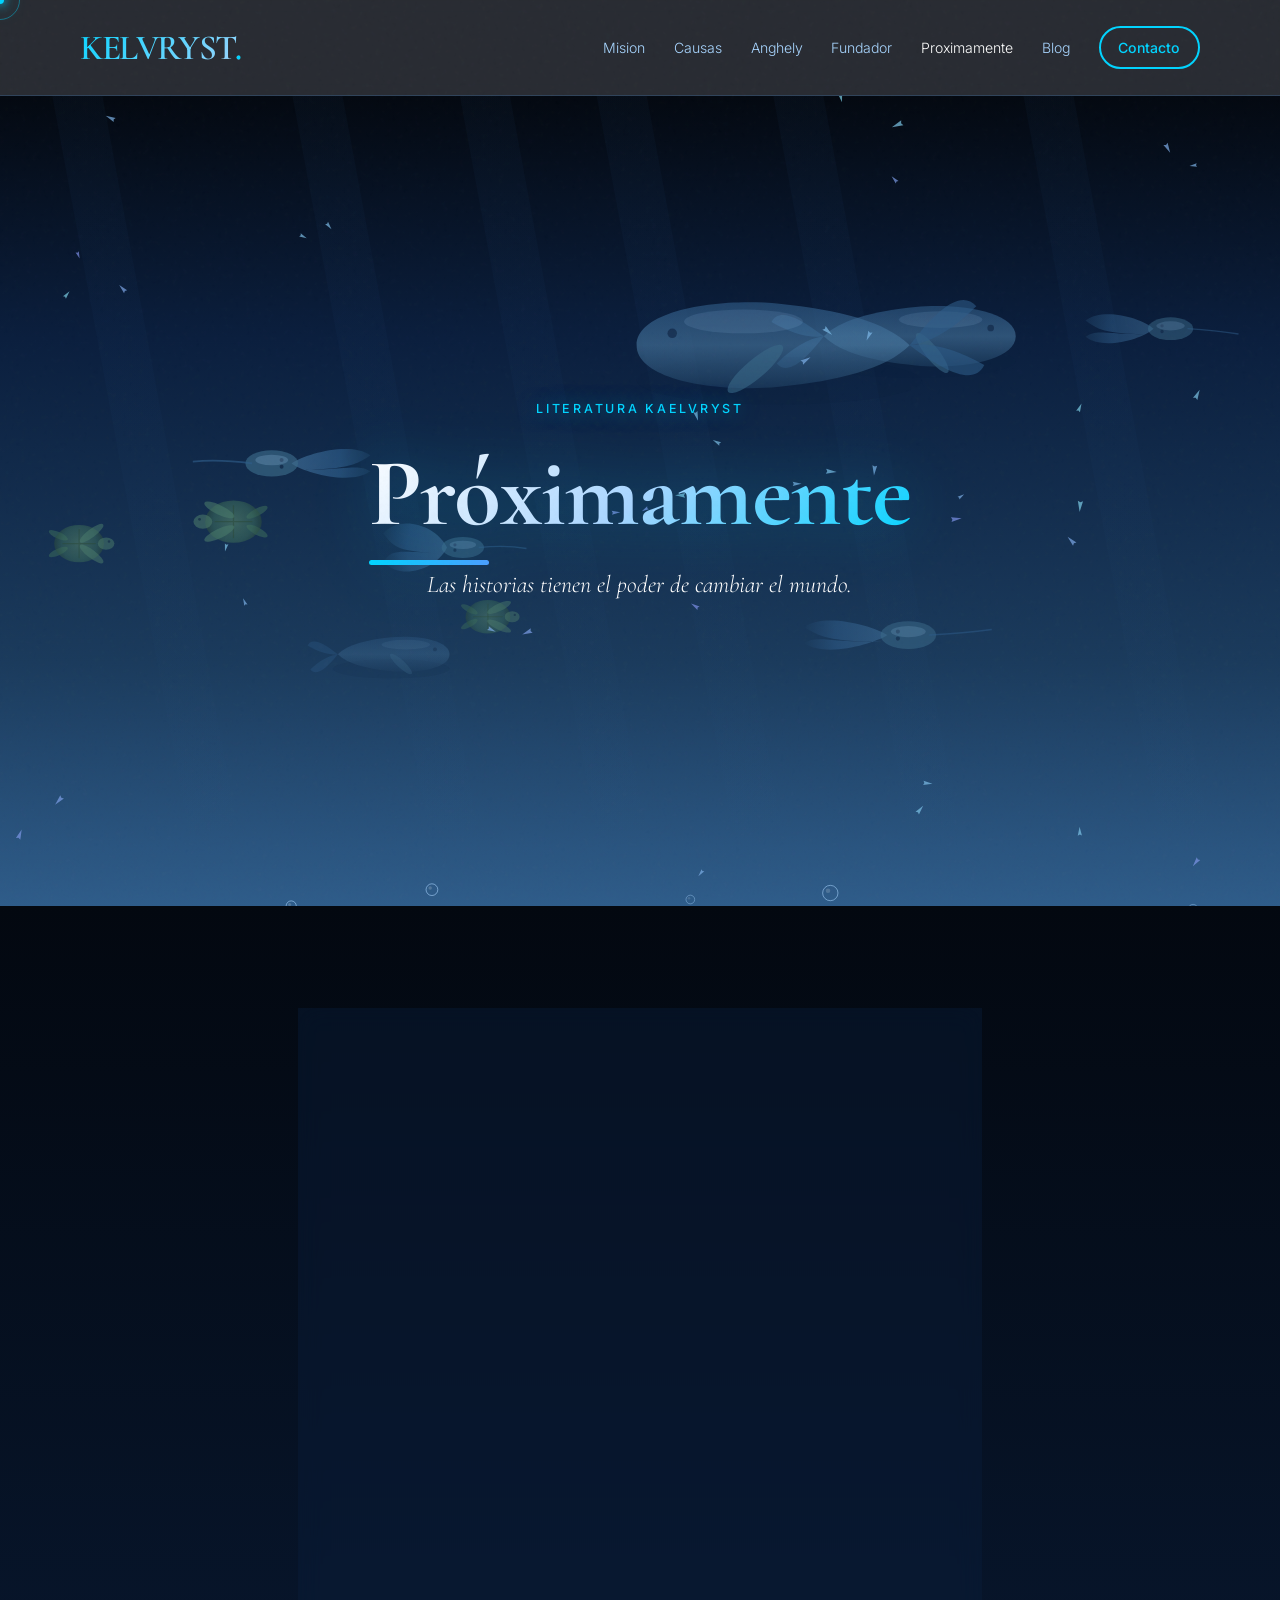
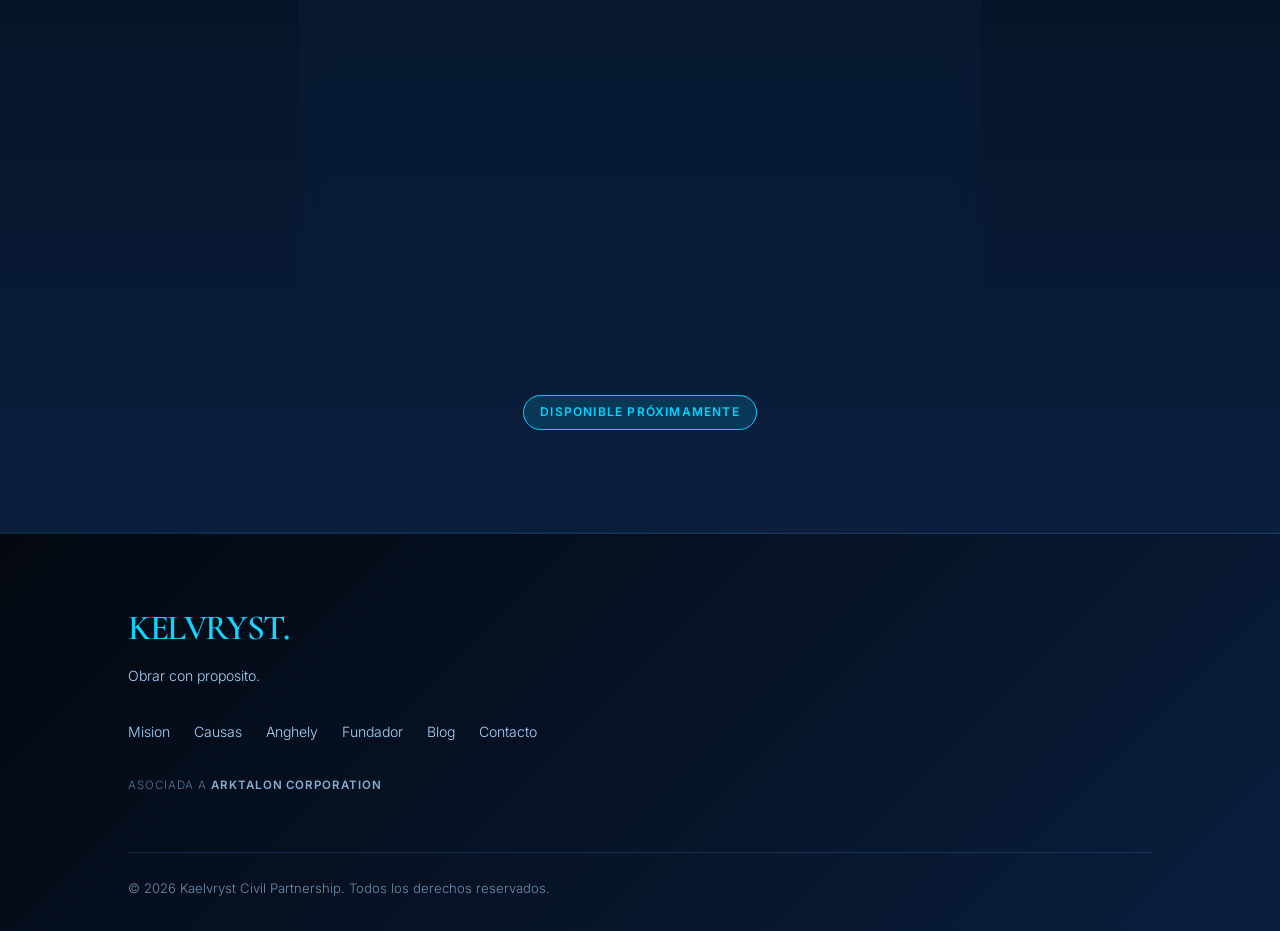
<file: kael/proximamente.html>
<!DOCTYPE html>
<html lang="es">
<head>
  <meta charset="UTF-8" />
  <meta name="viewport" content="width=device-width, initial-scale=1.0" />
  <title>Próximamente — Literatura Kaelvryst</title>
  <meta name="description" content="Literatura moderna y romantica escrita por Kaelvryst Civil Partnership. Proximamente disponible." />
  <meta property="og:type" content="website" />
  <meta property="og:title" content="Literatura Kaelvryst — Próximamente" />
  <meta property="og:description" content="Las historias tienen el poder de cambiar el mundo. Literatura moderna y romántica con propósito." />
  <meta property="og:image" content="assets/img/og-image.jpg" />
  <meta property="og:url" content="https://kaelvryst.com/proximamente.html" />
  <link rel="preconnect" href="https://fonts.googleapis.com">
  <link rel="preconnect" href="https://fonts.gstatic.com" crossorigin>
  <link href="https://fonts.googleapis.com/css2?family=Cormorant+Garamond:ital,wght@0,400;0,500;0,600;0,700;1,400&family=Inter:wght@300;400;500;600&display=swap" rel="stylesheet">
  <link rel="stylesheet" href="assets/css/style.css" />
</head>
<body>

  <div class="scroll-progress" id="scroll-progress"></div>

  <header class="site-header">
    <div class="container header-inner">
      <a href="index.html" class="logo">KELVRYST<span>.</span></a>
      <nav class="nav">
        <a href="index.html#mision">Mision</a>
        <a href="index.html#causas">Causas</a>
        <a href="anguely.html">Anghely</a>
        <a href="index.html#perfil">Fundador</a>
        <a href="proximamente.html" style="color:white">Proximamente</a>
        <a href="blog/index.html">Blog</a>
        <a href="contacto.html" class="nav-cta">Contacto</a>
      </nav>
    </div>
  </header>

  <main>
    <section class="hero literatura-hero">
      <div class="container">
        <p class="eyebrow reveal">Literatura Kaelvryst</p>
        <h1 class="reveal">Próximamente</h1>
        <p class="literatura-intro reveal" style="font-size:1.5rem; font-style:italic; color:white; max-width:700px; margin:0 auto 3rem">
          Las historias tienen el poder de cambiar el mundo.
        </p>
      </div>
    </section>

    <section class="section section-ocean">
      <div class="container" style="max-width:780px">
        
        <div class="manifiesto reveal">
          <p>
            Cada libro, cada idea y cada proyecto que nace dentro de Kaelvryst existe con un propósito: 
            <strong style="color:white">inspirar, educar y demostrar que la imaginación puede convertirse en acción.</strong> 
            Nuestra visión va más allá de la literatura. Soñamos con un futuro donde el conocimiento 
            impulse la ayuda humanitaria, la protección de la vida silvestre, el avance científico, 
            la educación y la construcción de un mundo más pacífico.
          </p>

          <p>
            Si nuestras historias han despertado tu curiosidad, emoción o esperanza, te invitamos 
            a formar parte de este viaje. Una contribución de tan solo <strong style="color:var(--ocean-biolum)">$20 pesos</strong> 
            puede ayudar a mantener este proyecto en crecimiento, permitiendo el desarrollo de nuevas obras, 
            iniciativas educativas y futuras acciones que busquen generar un impacto positivo en el mundo.
          </p>

          <p>
            Kaelvryst no pertenece a una sola persona. Pertenece a todos aquellos que creen que las grandes 
            transformaciones comienzan con pequeñas acciones. Cada lector, colaborador y donante se convierte 
            en una pieza fundamental de esta misión.
          </p>

          <p>
            Gracias por creer en las ideas, en el conocimiento y en la posibilidad de construir 
            algo extraordinario juntos.
          </p>

          <p class="manifiesto-cierre">
            Apoya Kaelvryst. Apoya el futuro.
          </p>
        </div>

        <div class="paywall-badge-container reveal" style="text-align:center; margin-top:3rem">
          <span class="paywall-badge">Disponible próximamente</span>
        </div>

      </div>
    </section>
  </main>

  <footer class="site-footer">
    <div class="container footer-inner">
      <div>
        <p class="logo">KELVRYST<span>.</span></p>
        <p class="footer-tagline">Obrar con proposito.</p>
      </div>
      <nav class="footer-nav">
        <a href="index.html#mision">Mision</a>
        <a href="index.html#causas">Causas</a>
        <a href="anguely.html">Anghely</a>
        <a href="index.html#perfil">Fundador</a>
        <a href="blog/index.html">Blog</a>
        <a href="contacto.html">Contacto</a>
      </nav>
      <p class="footer-affiliate">Asociada a <strong>Arktalon Corporation</strong></p>
      <p class="copyright">&copy; 2026 Kaelvryst Civil Partnership. Todos los derechos reservados.</p>
    </div>
  </footer>

  <script src="assets/js/main.js"></script>
</body>
</html>
</file>
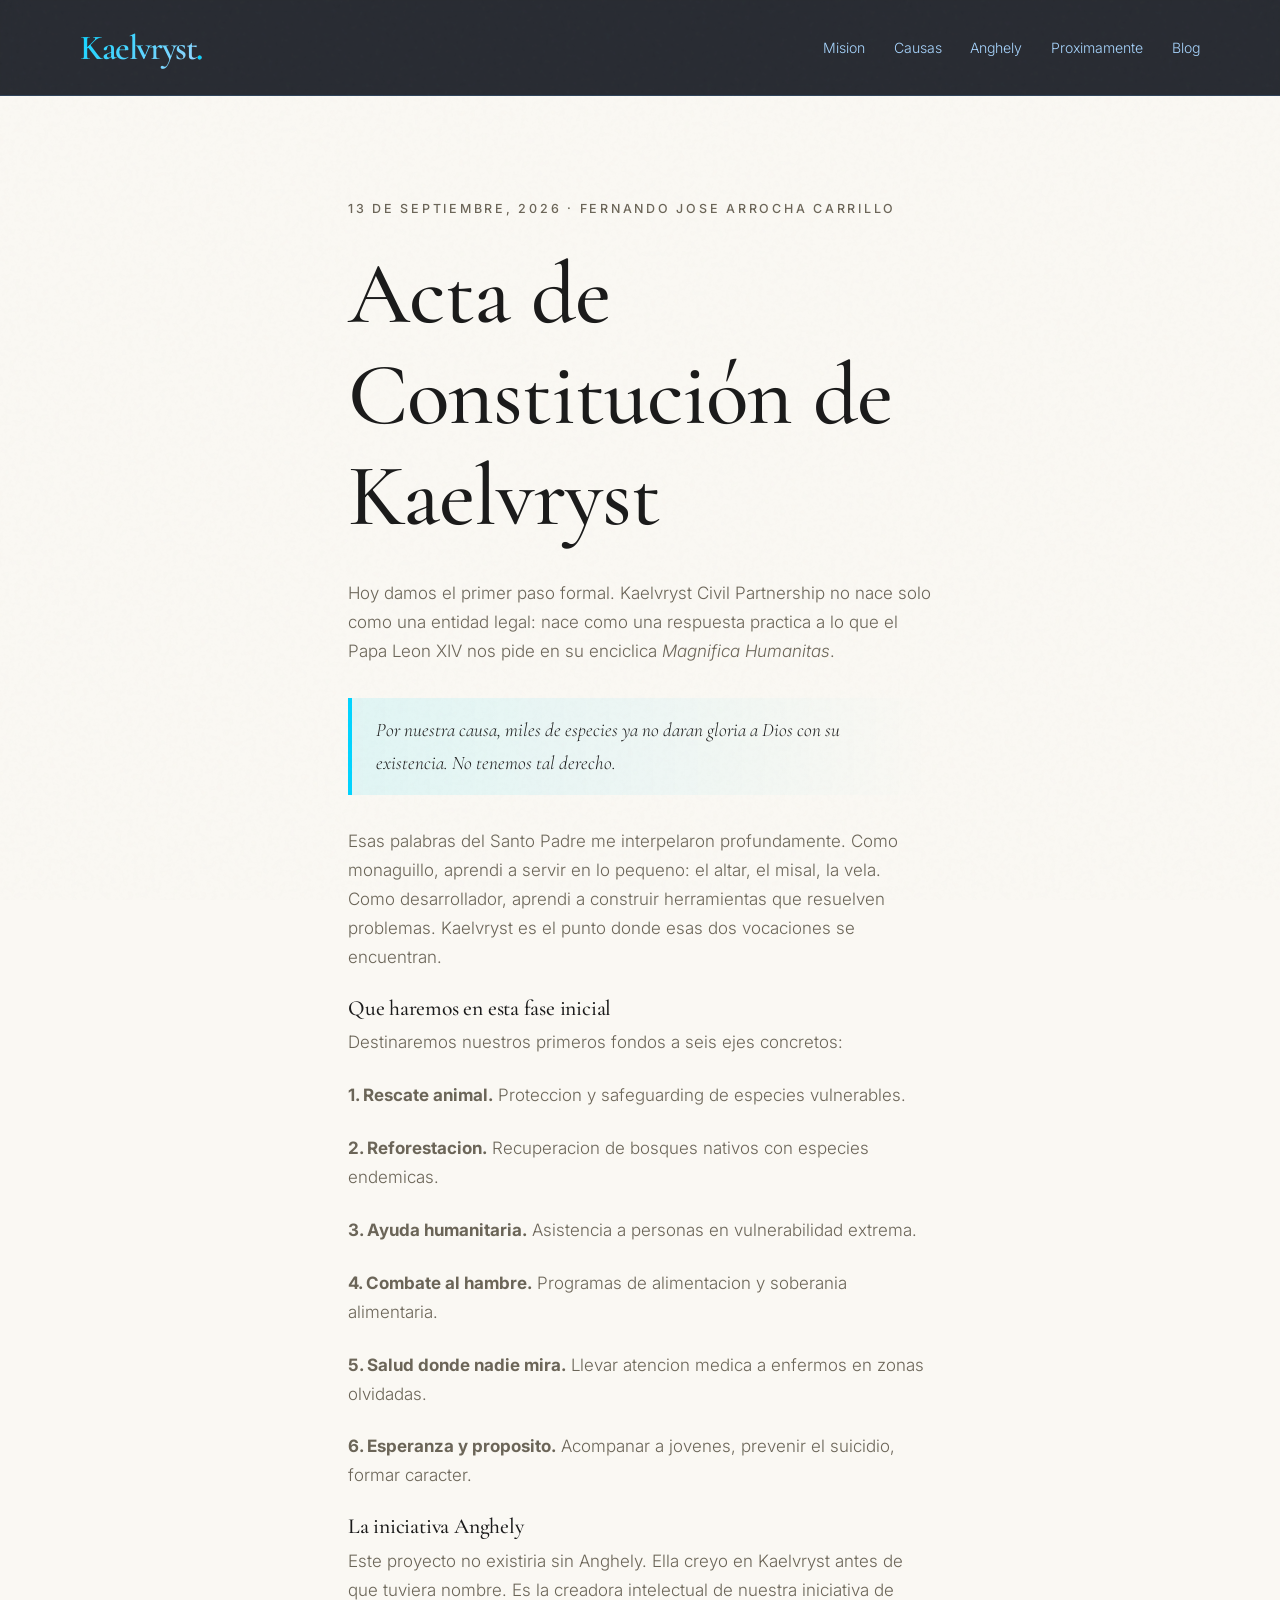
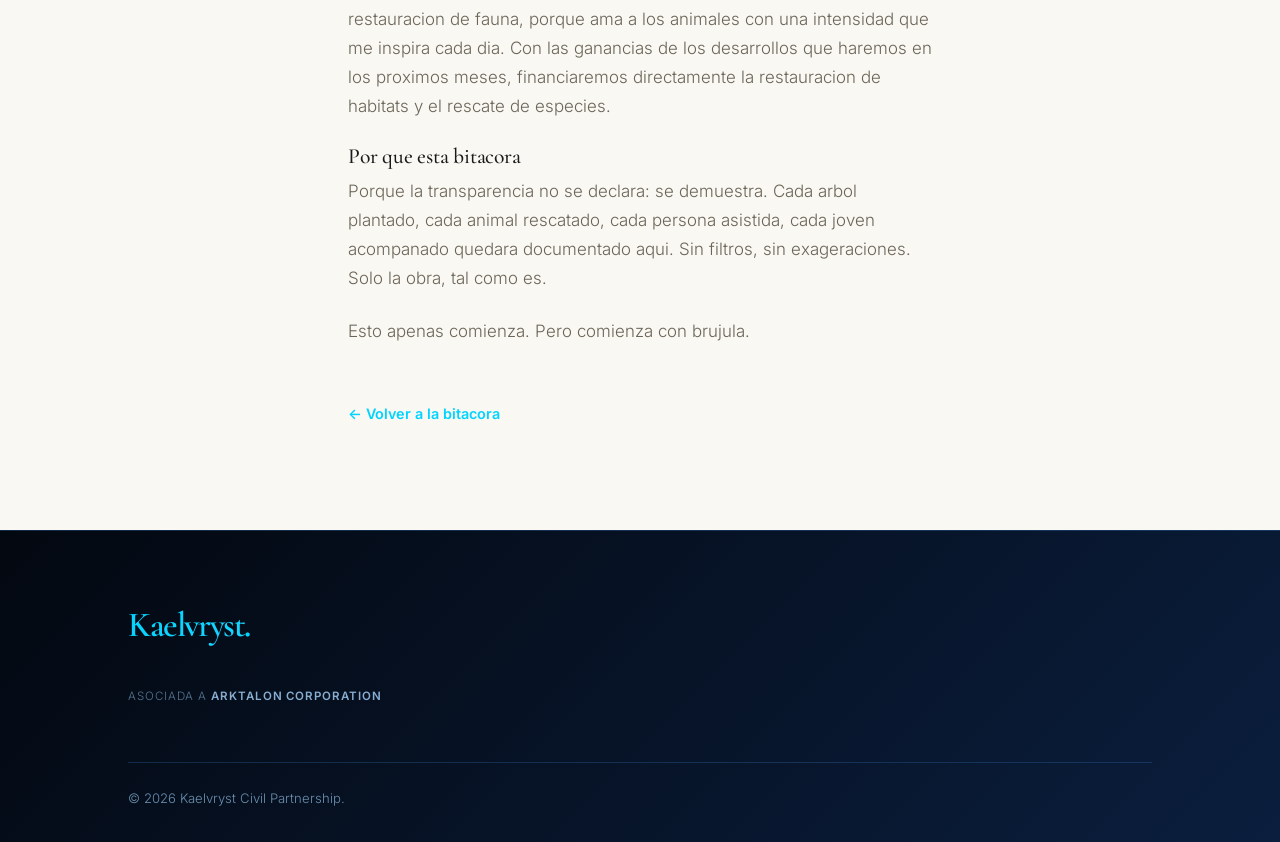
<file: kael/blog/entrada-1.html>
<!DOCTYPE html>
<html lang="es">
<head>
  <meta charset="UTF-8" />
  <meta name="viewport" content="width=device-width, initial-scale=1.0" />
  <title>Nace Kaelvryst — Blog Kaelvryst</title>
  <link href="https://fonts.googleapis.com/css2?family=Cormorant+Garamond:ital,wght@0,400;0,500;0,600;1,400&family=Inter:wght@300;400;500&display=swap" rel="stylesheet">
  <link rel="stylesheet" href="../assets/css/style.css" />
</head>
<body>
  <header class="site-header">
    <div class="container header-inner">
      <a href="../index.html" class="logo">Kaelvryst<span>.</span></a>
      <nav class="nav"><a href="../index.html#mision">Mision</a><a href="../index.html#causas">Causas</a><a href="../index.html#anghely">Anghely</a><a href="../proximamente.html">Proximamente</a>
        <a href="../blog/index.html">Blog</a></nav>
    </div>
  </header>
  <main>
    <section class="section">
      <div class="container article-body">
        <p class="eyebrow">13 de Septiembre, 2026 &middot; Fernando Jose Arrocha Carrillo</p>
        <h1 style="margin-bottom:2rem">Acta de Constitución de Kaelvryst</h1>

        <p>Hoy damos el primer paso formal. Kaelvryst Civil Partnership no nace solo como una entidad legal: nace como una respuesta practica a lo que el Papa Leon XIV nos pide en su enciclica <em>Magnifica Humanitas</em>.</p>

        <blockquote>Por nuestra causa, miles de especies ya no daran gloria a Dios con su existencia. No tenemos tal derecho.</blockquote>

        <p>Esas palabras del Santo Padre me interpelaron profundamente. Como monaguillo, aprendi a servir en lo pequeno: el altar, el misal, la vela. Como desarrollador, aprendi a construir herramientas que resuelven problemas. Kaelvryst es el punto donde esas dos vocaciones se encuentran.</p>

        <h3>Que haremos en esta fase inicial</h3>
        <p>Destinaremos nuestros primeros fondos a seis ejes concretos:</p>
        <p><strong>1. Rescate animal.</strong> Proteccion y safeguarding de especies vulnerables.</p>
        <p><strong>2. Reforestacion.</strong> Recuperacion de bosques nativos con especies endemicas.</p>
        <p><strong>3. Ayuda humanitaria.</strong> Asistencia a personas en vulnerabilidad extrema.</p>
        <p><strong>4. Combate al hambre.</strong> Programas de alimentacion y soberania alimentaria.</p>
        <p><strong>5. Salud donde nadie mira.</strong> Llevar atencion medica a enfermos en zonas olvidadas.</p>
        <p><strong>6. Esperanza y proposito.</strong> Acompanar a jovenes, prevenir el suicidio, formar caracter.</p>

        <h3>La iniciativa Anghely</h3>
        <p>Este proyecto no existiria sin Anghely. Ella creyo en Kaelvryst antes de que tuviera nombre. Es la creadora intelectual de nuestra iniciativa de restauracion de fauna, porque ama a los animales con una intensidad que me inspira cada dia. Con las ganancias de los desarrollos que haremos en los proximos meses, financiaremos directamente la restauracion de habitats y el rescate de especies.</p>

        <h3>Por que esta bitacora</h3>
        <p>Porque la transparencia no se declara: se demuestra. Cada arbol plantado, cada animal rescatado, cada persona asistida, cada joven acompanado quedara documentado aqui. Sin filtros, sin exageraciones. Solo la obra, tal como es.</p>

        <p>Esto apenas comienza. Pero comienza con brujula.</p>

        <a href="index.html" class="back-link">&larr; Volver a la bitacora</a>
      </div>
    </section>
  </main>
  <footer class="site-footer">
    <div class="container footer-inner">
      <div><p class="logo">Kaelvryst<span>.</span></p></div>
      <p class="footer-affiliate">Asociada a <strong>Arktalon Corporation</strong></p>
      <p class="copyright">&copy; 2026 Kaelvryst Civil Partnership.</p>
    </div>
  </footer>
</body>
</html>
</file>
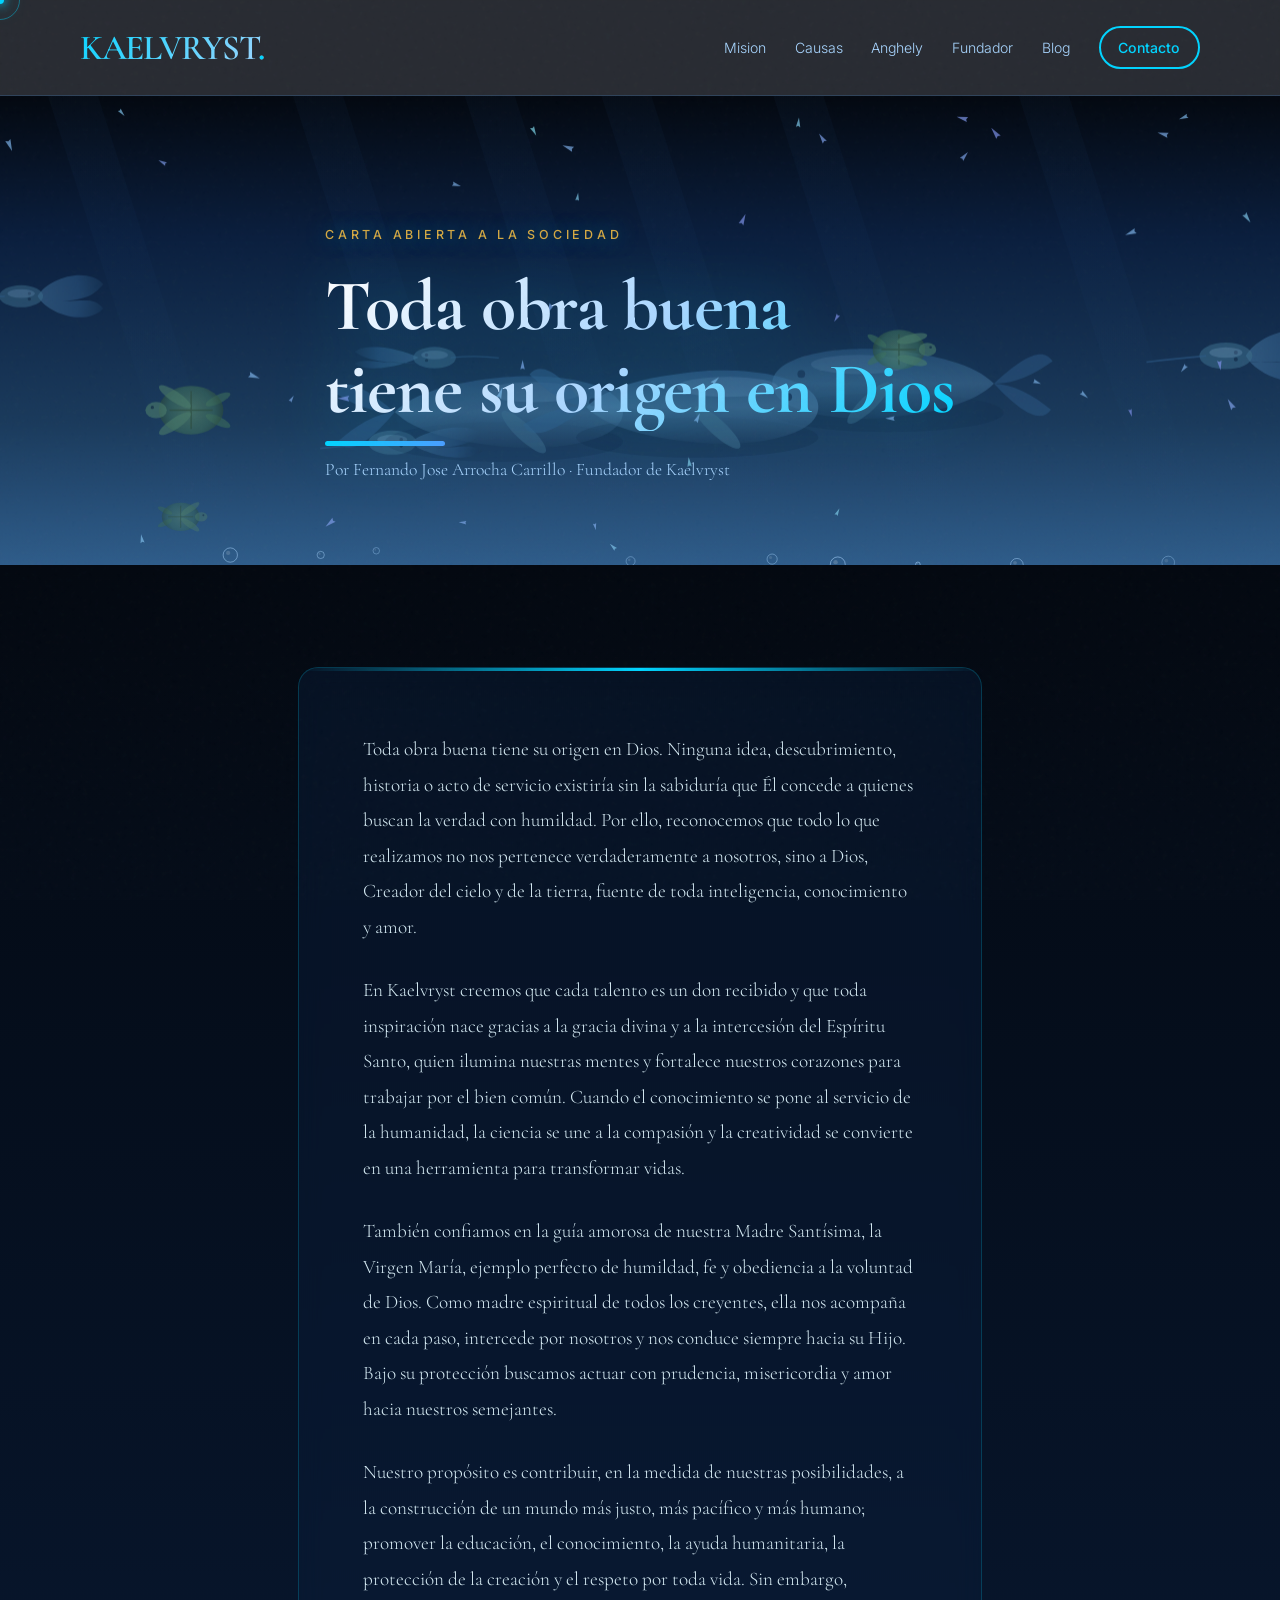
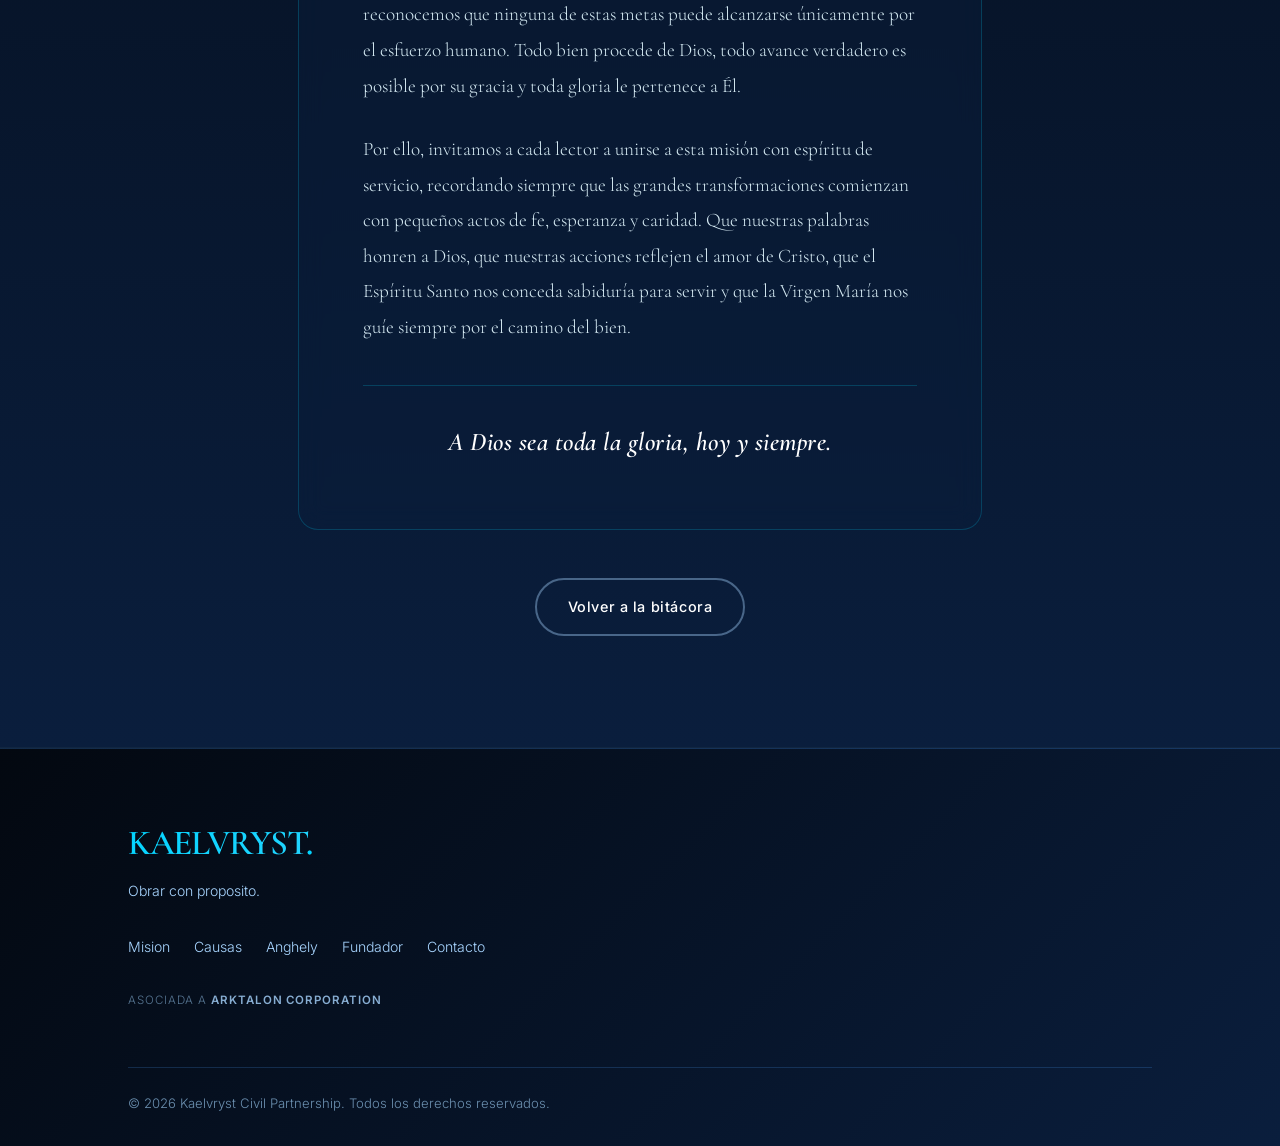
<file: kael/blog/entrada-2.html>
<!DOCTYPE html>
<html lang="es">
<head>
  <meta charset="UTF-8" />
  <meta name="viewport" content="width=device-width, initial-scale=1.0" />
  <title>Comunicado a la Sociedad — Kaelvryst</title>
  <meta name="description" content="Mensaje de Kaelvryst a la sociedad sobre el origen divino de toda obra buena." />
  <link rel="preconnect" href="https://fonts.googleapis.com">
  <link rel="preconnect" href="https://fonts.gstatic.com" crossorigin>
  <link href="https://fonts.googleapis.com/css2?family=Cormorant+Garamond:ital,wght@0,400;0,500;0,600;0,700;1,400&family=Inter:wght@300;400;500;600&display=swap" rel="stylesheet">
  <link rel="stylesheet" href="../assets/css/style.css" />
</head>
<body>

  <div class="scroll-progress" id="scroll-progress"></div>

  <header class="site-header">
    <div class="container header-inner">
      <a href="../index.html" class="logo">KAELVRYST<span>.</span></a>
      <nav class="nav">
        <a href="../index.html#mision">Mision</a>
        <a href="../index.html#causas">Causas</a>
        <a href="../anguely.html">Anghely</a>
        <a href="../index.html#perfil">Fundador</a>
        <a href="index.html">Blog</a>
        <a href="../contacto.html" class="nav-cta">Contacto</a>
      </nav>
    </div>
  </header>

  <main>
    <section class="hero" style="min-height:50vh; padding: clamp(5rem, 12vw, 8rem) 0 clamp(3rem, 8vw, 5rem);">
      <div class="container">
        <p class="eyebrow reveal" style="color: var(--gold); letter-spacing: 0.3em;">Carta Abierta a la Sociedad</p>
        <h1 class="reveal" style="font-size: clamp(2.5rem, 6vw, 4.5rem); margin-bottom: 1rem;">Toda obra buena<br/>tiene su origen en Dios</h1>
        <p class="reveal" style="font-family: var(--serif); font-size: 1.1rem; color: #a8d5ff; margin-top: 1.5rem;">
          Por Fernando Jose Arrocha Carrillo &middot; Fundador de Kaelvryst
        </p>
      </div>
    </section>

    <section class="section section-ocean">
      <div class="container" style="max-width: 780px;">
        
        <div class="manifiesto reveal">
          <p>
            Toda obra buena tiene su origen en Dios. Ninguna idea, descubrimiento, historia o acto de servicio existiría sin la sabiduría que Él concede a quienes buscan la verdad con humildad. Por ello, reconocemos que todo lo que realizamos no nos pertenece verdaderamente a nosotros, sino a Dios, Creador del cielo y de la tierra, fuente de toda inteligencia, conocimiento y amor.
          </p>

          <p>
            En Kaelvryst creemos que cada talento es un don recibido y que toda inspiración nace gracias a la gracia divina y a la intercesión del Espíritu Santo, quien ilumina nuestras mentes y fortalece nuestros corazones para trabajar por el bien común. Cuando el conocimiento se pone al servicio de la humanidad, la ciencia se une a la compasión y la creatividad se convierte en una herramienta para transformar vidas.
          </p>

          <p>
            También confiamos en la guía amorosa de nuestra Madre Santísima, la Virgen María, ejemplo perfecto de humildad, fe y obediencia a la voluntad de Dios. Como madre espiritual de todos los creyentes, ella nos acompaña en cada paso, intercede por nosotros y nos conduce siempre hacia su Hijo. Bajo su protección buscamos actuar con prudencia, misericordia y amor hacia nuestros semejantes.
          </p>

          <p>
            Nuestro propósito es contribuir, en la medida de nuestras posibilidades, a la construcción de un mundo más justo, más pacífico y más humano; promover la educación, el conocimiento, la ayuda humanitaria, la protección de la creación y el respeto por toda vida. Sin embargo, reconocemos que ninguna de estas metas puede alcanzarse únicamente por el esfuerzo humano. Todo bien procede de Dios, todo avance verdadero es posible por su gracia y toda gloria le pertenece a Él.
          </p>

          <p>
            Por ello, invitamos a cada lector a unirse a esta misión con espíritu de servicio, recordando siempre que las grandes transformaciones comienzan con pequeños actos de fe, esperanza y caridad. Que nuestras palabras honren a Dios, que nuestras acciones reflejen el amor de Cristo, que el Espíritu Santo nos conceda sabiduría para servir y que la Virgen María nos guíe siempre por el camino del bien.
          </p>

          <p class="manifiesto-cierre">
            A Dios sea toda la gloria, hoy y siempre.
          </p>
        </div>

        <div style="text-align: center; margin-top: 3rem;">
          <a href="index.html" class="btn btn-ghost reveal">Volver a la bitácora</a>
        </div>

      </div>
    </section>
  </main>

  <footer class="site-footer">
    <div class="container footer-inner">
      <div>
        <p class="logo">KAELVRYST<span>.</span></p>
        <p class="footer-tagline">Obrar con proposito.</p>
      </div>
      <nav class="footer-nav">
        <a href="../index.html#mision">Mision</a>
        <a href="../index.html#causas">Causas</a>
        <a href="../anguely.html">Anghely</a>
        <a href="../index.html#perfil">Fundador</a>
        <a href="../contacto.html">Contacto</a>
      </nav>
      <p class="footer-affiliate">Asociada a <strong>Arktalon Corporation</strong></p>
      <p class="copyright">&copy; 2026 Kaelvryst Civil Partnership. Todos los derechos reservados.</p>
    </div>
  </footer>

  <script src="../assets/js/main.js"></script>
</body>
</html>
</file>
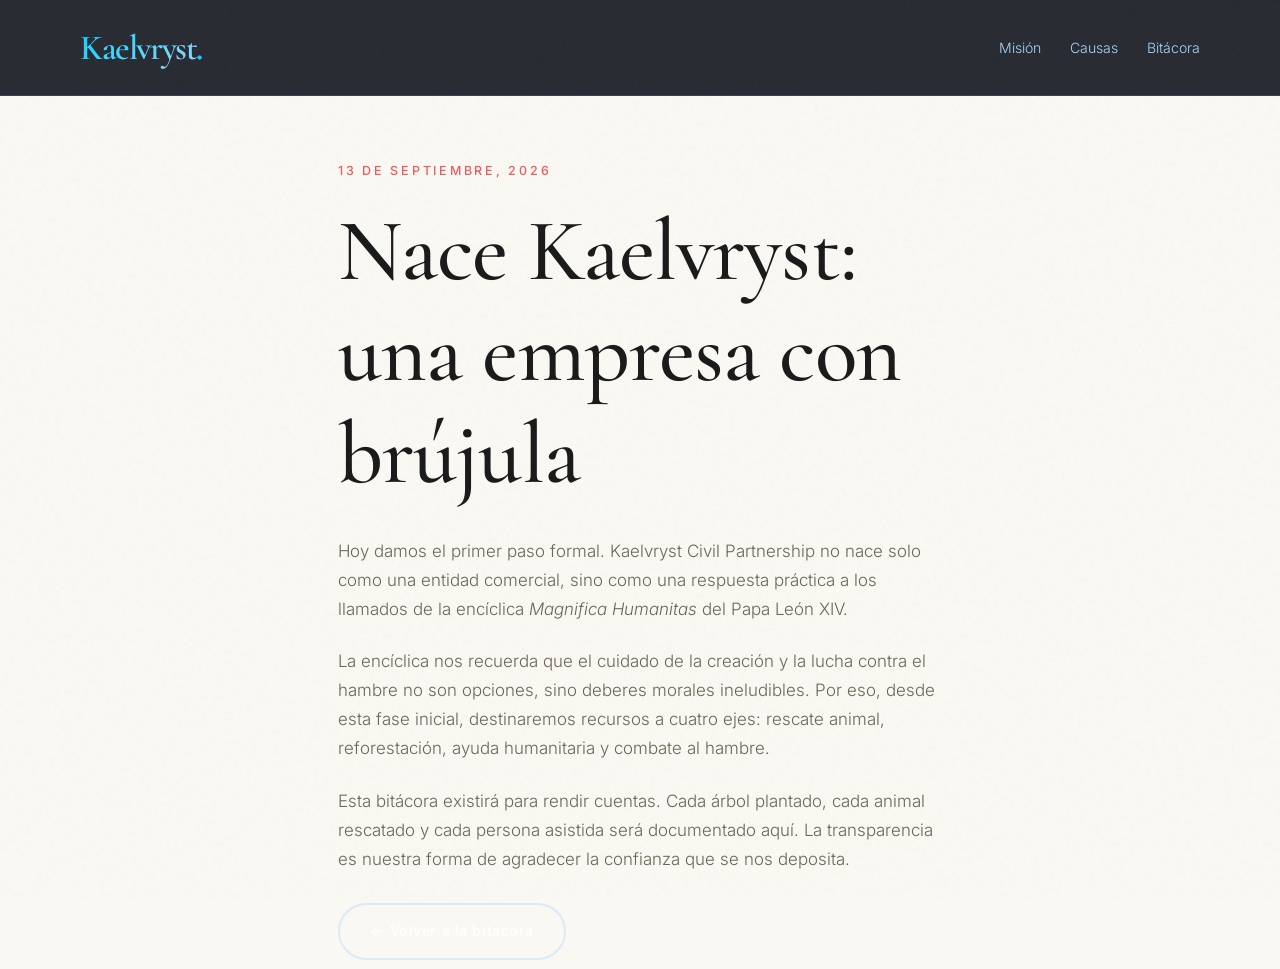
<file: kael/blog/primera-entrada.html>
<!DOCTYPE html>
<html lang="es">
<head>
  <meta charset="UTF-8" />
  <meta name="viewport" content="width=device-width, initial-scale=1.0" />
  <title>Nace Kaelvryst - Kaelvryst Civil Partnership</title>
  <link href="https://fonts.googleapis.com/css2?family=Cormorant+Garamond:wght@400;500;600&family=Inter:wght@300;400;500&display=swap" rel="stylesheet">
  <link rel="stylesheet" href="../assets/css/style.css" />
</head>
<body>
  <header class="site-header">
    <div class="container header-inner">
      <a href="../index.html" class="logo">Kaelvryst<span>.</span></a>
      <nav class="nav"><a href="../index.html#mision">Misión</a><a href="../index.html#causas">Causas</a><a href="../index.html#blog">Bitácora</a></nav>
    </div>
  </header>
  <main>
    <section class="container" style="padding-top: 4rem; max-width: 700px;">
      <p class="eyebrow">13 de Septiembre, 2026</p>
      <h1 style="margin-bottom: 2rem;">Nace Kaelvryst: una empresa con brújula</h1>
      <p style="margin-bottom: 1.5rem; color: var(--muted);">Hoy damos el primer paso formal. Kaelvryst Civil Partnership no nace solo como una entidad comercial, sino como una respuesta práctica a los llamados de la encíclica <em>Magnifica Humanitas</em> del Papa León XIV.</p>
      <p style="margin-bottom: 1.5rem; color: var(--muted);">La encíclica nos recuerda que el cuidado de la creación y la lucha contra el hambre no son opciones, sino deberes morales ineludibles. Por eso, desde esta fase inicial, destinaremos recursos a cuatro ejes: rescate animal, reforestación, ayuda humanitaria y combate al hambre.</p>
      <p style="color: var(--muted);">Esta bitácora existirá para rendir cuentas. Cada árbol plantado, cada animal rescatado y cada persona asistida será documentado aquí. La transparencia es nuestra forma de agradecer la confianza que se nos deposita.</p>
      <br>
      <a href="../index.html#blog" class="btn btn-ghost">← Volver a la bitácora</a>
    </section>
  </main>
</body>
</html>
</file>
<file: kael/assets/css/style.css>
*,*::before,*::after{box-sizing:border-box;margin:0;padding:0}
:root{
  --bg:#FAF8F3;--bg2:#F0EDE5;--ink:#1A1A1A;--muted:#6B6558;--line:#D8D2C4;
  --green:#4A7C59;--green-light:#D4E8D9;--green-dark:#2D5A3D;
  --coral:#E85D5D;--coral-light:#FFD5D5;--coral-dark:#C44040;
  --blue:#3A7CA5;--blue-light:#D5EAF3;--blue-dark:#1E5A7A;
  --gold:#D4A843;--gold-light:#F5E6C8;--gold-dark:#B8912E;
  --purple:#8B5A8B;--purple-light:#E8D5E8;
  --ocean-deep:#030810;--ocean-mid:#0A1E3D;--ocean-light:#1A3A5C;
  --ocean-surface:#2E5C8A;--ocean-glow:#4A9EFF;--ocean-biolum:#00D4FF;
  --ocean-abyss:#020510;
  --serif:'Cormorant Garamond',Georgia,serif;
  --sans:'Inter',system-ui,sans-serif;
  --max:1120px;--gap:clamp(1.25rem,4vw,3rem);
}
html{scroll-behavior:smooth}
body{background:var(--bg);color:var(--ink);font-family:var(--sans);font-weight:300;font-size:17px;line-height:1.7;-webkit-font-smoothing:antialiased;overflow-x:hidden}
a{color:inherit;text-decoration:none}
img{max-width:100%;display:block}
.container{max-width:var(--max);margin:0 auto;padding:0 var(--gap)}

h1,h2,h3{font-family:var(--serif);font-weight:500;letter-spacing:-0.01em;line-height:1.15}
h1{font-size:clamp(3rem,7vw,5.5rem)}
h2{font-size:clamp(2rem,4vw,3.2rem);margin-bottom:1rem}
h3{font-size:1.35rem;margin-bottom:0.5rem}

.eyebrow{font-size:0.78rem;letter-spacing:0.22em;text-transform:uppercase;color:var(--coral);margin-bottom:1.25rem;font-weight:500}
.lead,.section-lead{font-family:var(--serif);font-size:clamp(1.1rem,2vw,1.35rem);font-weight:400;color:var(--muted);max-width:62ch}
.lead{margin-top:1.25rem}
.section-lead{margin-bottom:2.5rem}

.site-header{position:sticky;top:0;background:rgba(3,8,16,0.85);backdrop-filter:blur(12px);-webkit-backdrop-filter:blur(12px);border-bottom:1px solid rgba(74,158,255,0.2);z-index:100}
.header-inner{display:flex;align-items:center;justify-content:space-between;padding:1.1rem 0}
.logo{font-family:var(--serif);font-size:2.2rem;font-weight:600;letter-spacing:-0.04em;background:linear-gradient(135deg,var(--ocean-biolum) 0%,#a8d5ff 100%);-webkit-background-clip:text;-webkit-text-fill-color:transparent;background-clip:text;transition:all 0.3s}
.logo:hover{transform:scale(1.05);filter:brightness(1.2)}
.logo span{color:var(--ocean-biolum);-webkit-text-fill-color:var(--ocean-biolum)}
.nav{display:flex;gap:1.8rem;align-items:center}
.nav a{font-size:0.88rem;color:#a8d5ff;transition:all 0.2s;position:relative}
.nav a::after{content:'';position:absolute;bottom:-4px;left:0;width:0;height:2px;background:var(--ocean-biolum);transition:width 0.3s}
.nav a:hover{color:white}
.nav a:hover::after{width:100%}
.nav-cta{padding:0.5rem 1.1rem!important;border:2px solid var(--ocean-biolum);border-radius:999px;color:var(--ocean-biolum)!important;transition:all 0.3s;font-weight:500}
.nav-cta:hover{background:var(--ocean-biolum);color:var(--ocean-deep)!important;transform:translateY(-2px);box-shadow:0 6px 16px rgba(0,212,255,0.4)}
.nav-cta::after{display:none}
.menu-toggle{display:none;background:none;border:none;cursor:pointer;flex-direction:column;gap:5px;padding:4px}
.menu-toggle span{display:block;width:22px;height:1.5px;background:#a8d5ff;transition:0.3s}

.btn{display:inline-block;padding:0.9rem 1.9rem;font-family:var(--sans);font-size:0.9rem;font-weight:500;letter-spacing:0.04em;border-radius:999px;transition:all 0.3s;cursor:pointer;border:none;position:relative;overflow:hidden}
.btn::before{content:'';position:absolute;top:50%;left:50%;width:0;height:0;border-radius:50%;background:rgba(255,255,255,0.2);transform:translate(-50%,-50%);transition:width 0.6s,height 0.6s}
.btn:hover::before{width:300px;height:300px}
.btn-primary{background:linear-gradient(135deg,var(--ocean-biolum) 0%,var(--ocean-glow) 100%);color:var(--ocean-deep);box-shadow:0 4px 20px rgba(0,212,255,0.4)}
.btn-primary:hover{transform:translateY(-3px);box-shadow:0 8px 32px rgba(0,212,255,0.6)}
.btn-ghost{border:2px solid rgba(168,213,255,0.4);color:white;background:transparent}
.btn-ghost:hover{border-color:var(--ocean-biolum);background:var(--ocean-biolum);color:var(--ocean-deep);transform:translateY(-2px)}
.hero-actions{display:flex;gap:1rem;margin-top:2.5rem;flex-wrap:wrap}
.center-action{text-align:center;margin-top:2.5rem}

.section{padding:clamp(4rem,8vw,7rem) 0;position:relative}
.section-ocean{background:linear-gradient(180deg,var(--ocean-deep) 0%,var(--ocean-mid) 100%);color:white;border-bottom:1px solid rgba(74,158,255,0.2)}
.section-ocean h2{color:white}
.section-ocean h3{color:white}
.section-ocean p{color:#d5eaf3}
.section-ocean .eyebrow{color:var(--ocean-biolum)}
.section-ocean .section-lead{color:#a8d5ff}
.section-ocean .causa-card{background:rgba(10,30,61,0.6);border-color:rgba(74,158,255,0.3);backdrop-filter:blur(10px)}
.section-ocean .causa-card:hover{border-color:var(--ocean-biolum);box-shadow:0 16px 40px rgba(0,212,255,0.2)}
.section-ocean .causa-card p{color:#a8d5ff}
.section-ocean .causa-card h3{color:white}
.section-ocean .causa-num{color:var(--ocean-biolum)}
.section-ocean .causa-icon{color:var(--ocean-biolum)}
.section-ocean .stat{background:rgba(10,30,61,0.6);border-color:rgba(74,158,255,0.3)}
.section-ocean .stat:hover{border-color:var(--ocean-biolum);box-shadow:0 12px 32px rgba(0,212,255,0.2)}
.section-ocean .stat-num{background:linear-gradient(135deg,var(--ocean-biolum) 0%,#a8d5ff 100%);-webkit-background-clip:text;-webkit-text-fill-color:transparent;background-clip:text}
.section-ocean .stat-label{color:#a8d5ff}

/* === HERO OCEÁNICO === */
.hero{padding:clamp(6rem,14vw,10rem) 0 clamp(5rem,10vw,7rem);position:relative;overflow:hidden;background:linear-gradient(180deg,var(--ocean-deep) 0%,var(--ocean-mid) 40%,var(--ocean-light) 70%,var(--ocean-surface) 100%);min-height:90vh;display:flex;align-items:center}
#ocean-canvas{position:absolute;top:0;left:0;width:100%;height:100%;z-index:1}
.hero::before{content:'';position:absolute;top:0;left:0;width:100%;height:100%;background:radial-gradient(ellipse at 50% 0%,rgba(74,158,255,0.2) 0%,transparent 60%);z-index:1;pointer-events:none}
.hero .container{position:relative;z-index:2;color:white}
.hero h1{position:relative;background:linear-gradient(135deg,#ffffff 0%,#a8d5ff 50%,var(--ocean-biolum) 100%);-webkit-background-clip:text;-webkit-text-fill-color:transparent;background-clip:text;font-weight:700;filter:drop-shadow(0 0 30px rgba(0,212,255,0.3))}
.hero h1::after{content:'';position:absolute;bottom:-15px;left:0;width:120px;height:5px;background:linear-gradient(90deg,var(--ocean-biolum),var(--ocean-glow));border-radius:3px;animation:expand 1s ease-out}
@keyframes expand{from{width:0}to{width:120px}}
.hero .eyebrow{color:var(--ocean-biolum);text-shadow:0 0 20px rgba(0,212,255,0.6)}
.hero .lead{color:#d5eaf3;text-shadow:0 2px 10px rgba(0,0,0,0.3)}
.hero .quote{margin-top:2.5rem;padding:1.5rem 2rem;border-left:4px solid var(--ocean-biolum);max-width:55ch;position:relative;background:rgba(10,30,61,0.6);border-radius:0 12px 12px 0;backdrop-filter:blur(10px);box-shadow:0 8px 32px rgba(0,0,0,0.3)}
.hero .quote::before{content:'"';position:absolute;top:-30px;left:-15px;font-family:var(--serif);font-size:5rem;color:var(--ocean-biolum);opacity:0.4;line-height:1}
.hero .quote p{font-family:var(--serif);font-style:italic;font-size:1.2rem;color:white;line-height:1.5;text-shadow:0 2px 8px rgba(0,0,0,0.3)}
.hero .quote cite{display:block;margin-top:0.75rem;font-size:0.85rem;color:var(--ocean-biolum);font-style:normal;letter-spacing:0.03em;font-weight:600}

/* === SECCIONES NORMALES === */
.section-alt{background:var(--bg2)}
.principios-grid{display:grid;grid-template-columns:repeat(auto-fit,minmax(230px,1fr));gap:2.5rem 2rem}
.principios-grid article{padding:2rem;border:2px solid var(--line);border-radius:12px;background:var(--bg);transition:all 0.4s;position:relative;overflow:hidden}
.principios-grid article:hover{border-color:var(--green);transform:translateY(-5px) scale(1.02);box-shadow:0 12px 32px rgba(74,124,89,0.15)}
.principios-grid .num{font-family:var(--serif);font-size:0.9rem;color:var(--green);letter-spacing:0.12em;display:block;margin-bottom:0.6rem;font-weight:700}
.principios-grid p{color:var(--muted);font-size:0.95rem}

.causas-grid{display:grid;grid-template-columns:repeat(auto-fit,minmax(240px,1fr));gap:1.5rem}
.causa-card{padding:2.5rem 2rem;border-radius:16px;background:var(--bg);transition:all 0.4s ease;position:relative;overflow:hidden;border:2px solid transparent;box-shadow:0 4px 12px rgba(0,0,0,0.05)}
.causa-card::before{content:'';position:absolute;top:0;left:0;width:100%;height:5px;background:linear-gradient(90deg,var(--ocean-biolum),var(--ocean-glow));transform:scaleX(0);transform-origin:left;transition:transform 0.5s ease}
.causa-card:hover::before{transform:scaleX(1)}
.causa-card:hover{transform:translateY(-6px) scale(1.02);box-shadow:0 16px 40px rgba(0,212,255,0.2)}
.causa-icon{font-size:2.5rem;display:block;margin-bottom:1rem;transition:transform 0.3s}
.causa-card:hover .causa-icon{transform:scale(1.2) rotate(5deg)}
.causa-num{font-family:var(--serif);font-size:3rem;color:var(--coral);opacity:0.12;display:block;margin-bottom:0.75rem;font-weight:700;line-height:1;position:absolute;top:1rem;right:1.5rem;transition:all 0.3s}
.causa-card:hover .causa-num{opacity:0.3;transform:scale(1.1)}
.causa-card p{color:var(--muted);font-size:0.95rem}

.stats-grid{display:grid;grid-template-columns:repeat(auto-fit,minmax(160px,1fr));gap:2rem;text-align:center}
.stat{padding:2.5rem 1rem;background:var(--bg);border-radius:16px;border:2px solid var(--line);transition:all 0.4s;position:relative;overflow:hidden}
.stat:hover{border-color:var(--coral);transform:translateY(-5px) scale(1.03);box-shadow:0 12px 32px rgba(232,93,93,0.15)}
.stat-num{font-family:var(--serif);font-size:clamp(2.8rem,5.5vw,4rem);font-weight:700;background:linear-gradient(135deg,var(--coral) 0%,var(--gold) 100%);-webkit-background-clip:text;-webkit-text-fill-color:transparent;background-clip:text;display:block}
.stat-label{font-size:0.88rem;color:var(--muted);margin-top:0.5rem;display:block;letter-spacing:0.03em;font-weight:500}

.perfil-layout{display:grid;grid-template-columns:280px 1fr;gap:4rem;align-items:start}
.foto-placeholder{width:100%;aspect-ratio:3/4;background:linear-gradient(135deg,var(--ocean-light) 0%,var(--ocean-biolum) 100%);border-radius:16px;display:flex;align-items:center;justify-content:center;border:4px solid var(--ocean-biolum);box-shadow:0 16px 40px rgba(0,212,255,0.3);transition:all 0.4s;position:relative;overflow:hidden}
.foto-placeholder:hover{transform:scale(1.03);box-shadow:0 20px 48px rgba(0,212,255,0.4)}
.foto-placeholder span{font-family:var(--serif);font-size:3.5rem;color:white;font-weight:700;letter-spacing:0.05em}
.badges{display:flex;gap:0.5rem;flex-wrap:wrap;margin:1.25rem 0}
.badge{font-size:0.75rem;letter-spacing:0.08em;text-transform:uppercase;padding:0.4rem 1rem;border:2px solid var(--line);border-radius:999px;color:var(--muted);transition:all 0.3s;font-weight:500}
.badge:hover{border-color:var(--ocean-biolum);color:var(--ocean-biolum);background:rgba(0,212,255,0.1);transform:translateY(-2px)}
.badge:last-child{border-color:var(--ocean-biolum);color:var(--ocean-biolum);background:rgba(0,212,255,0.1)}
.perfil-text{color:var(--muted);margin-bottom:1.25rem;max-width:55ch}

.blog-grid{display:grid;grid-template-columns:repeat(auto-fit,minmax(280px,1fr));gap:2rem}
.blog-card{display:block;padding:2rem;border:2px solid var(--line);border-radius:16px;background:var(--bg);transition:all 0.4s;position:relative;overflow:hidden}
.blog-card:hover{border-color:var(--ocean-biolum);transform:translateY(-5px);box-shadow:0 12px 32px rgba(0,212,255,0.15)}
.blog-card .date{font-size:0.78rem;color:var(--ocean-biolum);letter-spacing:0.12em;text-transform:uppercase;margin-bottom:0.75rem;font-weight:600}
.blog-card h3{margin-bottom:0.75rem;transition:all 0.3s}
.blog-card:hover h3{color:var(--ocean-biolum);transform:translateX(5px)}
.blog-card p{color:var(--muted);font-size:0.93rem}

.article-body{max-width:680px;margin:0 auto}
.article-body p{margin-bottom:1.5rem;color:var(--muted)}
.article-body blockquote{border-left:4px solid var(--ocean-biolum);padding-left:1.5rem;margin:2rem 0;font-family:var(--serif);font-style:italic;font-size:1.2rem;color:var(--ink);background:linear-gradient(90deg,rgba(0,212,255,0.1) 0%,transparent 100%);border-radius:0 8px 8px 0;padding:1rem 1.5rem}
.back-link{display:inline-block;margin-top:2rem;font-size:0.9rem;color:var(--ocean-biolum);transition:all 0.3s;font-weight:600}
.back-link:hover{color:var(--ocean-glow);transform:translateX(-5px)}

.contact-form{max-width:520px}
.form-group{margin-bottom:1.5rem}
.form-group label{display:block;font-size:0.82rem;letter-spacing:0.08em;text-transform:uppercase;color:var(--muted);margin-bottom:0.5rem;font-weight:600}
.form-group input,.form-group textarea{width:100%;padding:0.9rem 1.1rem;border:2px solid var(--line);border-radius:12px;background:var(--bg);font-family:var(--sans);font-size:0.95rem;color:var(--ink);transition:all 0.3s}
.form-group input:focus,.form-group textarea:focus{outline:none;border-color:var(--ocean-biolum);box-shadow:0 0 0 4px rgba(0,212,255,0.1);transform:translateY(-2px)}
.form-group textarea{min-height:140px;resize:vertical}

.site-footer{padding:4rem 0 2rem;background:linear-gradient(135deg,var(--ocean-deep) 0%,var(--ocean-mid) 100%);color:white;border-top:1px solid rgba(74,158,255,0.2)}
.footer-inner{display:grid;gap:2rem}
.footer-inner .logo{color:white}
.footer-tagline{color:#a8d5ff;margin-top:0.4rem;font-size:0.88rem}
.footer-nav{display:flex;gap:1.5rem;flex-wrap:wrap}
.footer-nav a{color:#a8d5ff;font-size:0.88rem;transition:all 0.3s}
.footer-nav a:hover{color:var(--ocean-biolum);transform:translateY(-2px)}
.copyright{border-top:1px solid rgba(74,158,255,0.2);padding-top:1.5rem;margin-top:1rem;color:#6B8FAF;font-size:0.82rem}

.reveal{opacity:0;transform:translateY(30px);transition:opacity 0.8s ease,transform 0.8s ease}
.reveal.visible{opacity:1;transform:translateY(0)}

@media(max-width:768px){
  .perfil-layout{grid-template-columns:1fr;gap:2rem;text-align:center}
  .foto-placeholder{max-width:220px;margin:0 auto}
  .badges{justify-content:center}
  .perfil-text{margin-left:auto;margin-right:auto}
  .quote{margin-left:0}
}
@media(max-width:640px){
  .menu-toggle{display:flex}
  .nav{position:fixed;top:0;right:-100%;width:70%;max-width:300px;height:100vh;background:var(--ocean-deep);flex-direction:column;padding:5rem 2rem 2rem;gap:1.5rem;border-left:1px solid rgba(74,158,255,0.3);transition:right 0.35s ease;z-index:200;box-shadow:-4px 0 30px rgba(0,0,0,0.3)}
  .nav.open{right:0}
  .nav a{font-size:1.05rem;color:#a8d5ff}
  .nav-cta{margin-top:1rem;text-align:center}
}

/* === 1. TEXTURA DE RUIDO CINEMATOGRÁFICO === */
body::after {
  content: "";
  position: fixed;
  top: 0; left: 0; width: 100vw; height: 100vh;
  background-image: url("data:image/svg+xml,%3Csvg viewBox='0 0 200 200' xmlns='http://www.w3.org/2000/svg'%3E%3Cfilter id='noiseFilter'%3E%3CfeTurbulence type='fractalNoise' baseFrequency='0.8' numOctaves='3' stitchTiles='stitch'/%3E%3C/filter%3E%3Crect width='100%25' height='100%25' filter='url(%23noiseFilter)' opacity='0.04'/%3E%3C/svg%3E");
  pointer-events: none;
  z-index: 9999;
  opacity: 0.5;
}

/* === 2. BARRA DE PROGRESO BIOLUMINISCENTE === */
.scroll-progress {
  position: fixed;
  top: 0; left: 0;
  height: 3px;
  width: 0%;
  background: linear-gradient(90deg, var(--ocean-biolum), var(--ocean-glow), #a8d5ff);
  z-index: 10000;
  box-shadow: 0 0 10px var(--ocean-biolum), 0 0 20px var(--ocean-biolum);
  transition: width 0.1s ease-out;
}

/* === CURSOR BIOLUMINISCENTE === */
.cursor-dot, .cursor-outline {
  position: fixed; top: 0; left: 0;
  transform: translate(-50%, -50%);
  border-radius: 50%; z-index: 99999;
  pointer-events: none;
}
.cursor-dot {
  width: 8px; height: 8px;
  background: var(--ocean-biolum);
  box-shadow: 0 0 10px var(--ocean-biolum), 0 0 20px var(--ocean-biolum);
}
.cursor-outline {
  width: 40px; height: 40px;
  border: 1px solid rgba(0, 212, 255, 0.4);
  transition: width 0.25s ease, height 0.25s ease, background 0.25s ease, border-color 0.25s ease;
}
body:hover .cursor-outline.hovering {
  width: 65px; height: 65px;
  background: rgba(0, 212, 255, 0.1);
  border-color: var(--ocean-biolum);
  box-shadow: 0 0 15px rgba(0, 212, 255, 0.2);
}
@media (max-width: 768px) {
  .cursor-dot, .cursor-outline { display: none !important; }
}

/* === PÁGINA PRÓXIMAMENTE === */
.literatura-hero {
  text-align: center;
  padding: clamp(5rem, 12vw, 8rem) 0 clamp(3rem, 8vw, 5rem);
}
.literatura-hero h1 {
  font-size: clamp(3rem, 8vw, 6rem);
  background: linear-gradient(135deg, #ffffff 0%, #a8d5ff 50%, var(--ocean-biolum) 100%);
  -webkit-background-clip: text; -webkit-text-fill-color: transparent; background-clip: text;
  margin-bottom: 1rem;
}
.literatura-intro {
  max-width: 700px; margin: 0 auto 3rem;
  font-family: var(--serif); font-size: 1.3rem; color: #a8d5ff; line-height: 1.6;
}
.paywall-card {
  max-width: 500px; margin: 0 auto;
  background: rgba(10, 30, 61, 0.6);
  backdrop-filter: blur(12px); -webkit-backdrop-filter: blur(12px);
  border: 1px solid rgba(0, 212, 255, 0.3);
  border-radius: 16px; padding: 2.5rem 2rem;
  text-align: center; position: relative; overflow: hidden;
  box-shadow: 0 10px 40px rgba(0,0,0,0.3);
}
.paywall-card::before {
  content: ''; position: absolute; top: 0; left: 0; width: 100%; height: 4px;
  background: linear-gradient(90deg, var(--ocean-biolum), var(--ocean-glow));
}
.paywall-icon { font-size: 2.5rem; margin-bottom: 1rem; display: block; }
.paywall-card h3 { color: white; font-size: 1.5rem; margin-bottom: 1rem; }
.paywall-card p { color: #a8d5ff; margin-bottom: 1.5rem; font-size: 0.95rem; }
.paywall-price {
  font-family: var(--serif); font-size: 2.5rem; font-weight: 700;
  color: var(--ocean-biolum); display: block; margin-bottom: 1.5rem;
}
.paywall-badge {
  display: inline-block; padding: 0.4rem 1rem;
  background: rgba(0, 212, 255, 0.15); border: 1px solid var(--ocean-biolum);
  border-radius: 999px; color: var(--ocean-biolum);
  font-size: 0.75rem; letter-spacing: 0.1em; text-transform: uppercase; font-weight: 600;
}

/* === MANIFIESTO LITERARIO === */
.manifiesto {
  background: rgba(10, 30, 61, 0.4);
  backdrop-filter: blur(12px);
  -webkit-backdrop-filter: blur(12px);
  border: 1px solid rgba(0, 212, 255, 0.2);
  border-radius: 20px;
  padding: clamp(2.5rem, 5vw, 4rem);
  position: relative;
  overflow: hidden;
}
.manifiesto::before {
  content: '';
  position: absolute;
  top: 0; left: 0;
  width: 100%; height: 3px;
  background: linear-gradient(90deg, transparent, var(--ocean-biolum), transparent);
}
.manifiesto p {
  font-family: var(--serif);
  font-size: clamp(1.05rem, 1.8vw, 1.2rem);
  color: #d5eaf3;
  line-height: 1.85;
  margin-bottom: 1.75rem;
  text-align: left;
}
.manifiesto p:last-of-type {
  margin-bottom: 0;
}
.manifiesto strong {
  font-weight: 600;
}
.manifiesto-cierre {
  font-family: var(--serif) !important;
  font-style: italic !important;
  font-weight: 600 !important;
  font-size: clamp(1.3rem, 2.2vw, 1.6rem) !important;
  color: white !important;
  text-align: center !important;
  margin-top: 2.5rem !important;
  padding-top: 2rem;
  border-top: 1px solid rgba(0, 212, 255, 0.2);
  letter-spacing: 0.02em;
}
.paywall-badge-container {
  margin-top: 3rem;
}

/* === FUNDAMENTO ESPIRITUAL === */
.spiritual-foundation {
  background: linear-gradient(180deg, var(--ocean-deep) 0%, #020510 100%);
  padding: clamp(5rem, 10vw, 8rem) 0;
  border-top: 1px solid rgba(201, 169, 97, 0.15);
  position: relative;
}
.spiritual-foundation::before {
  content: '';
  position: absolute;
  top: 0; left: 50%;
  transform: translateX(-50%);
  width: 1px; height: 60px;
  background: linear-gradient(180deg, var(--gold), transparent);
  opacity: 0.5;
}
.spiritual-cross {
  font-size: 1.8rem;
  color: var(--gold);
  margin: 1.5rem 0;
  opacity: 0.9;
  text-shadow: 0 0 20px rgba(201, 169, 97, 0.4);
  letter-spacing: 0.2em;
}
.spiritual-text {
  font-family: var(--serif);
  font-size: clamp(1.1rem, 2vw, 1.35rem);
  color: #d5eaf3;
  line-height: 1.85;
  margin-bottom: 1.5rem;
  max-width: 700px;
  margin-left: auto;
  margin-right: auto;
}
.spiritual-text strong {
  color: white;
  font-weight: 500;
}
.spiritual-marian {
  font-style: italic;
  color: #a8d5ff !important;
  border-top: 1px solid rgba(168, 213, 255, 0.15);
  padding-top: 1.5rem;
  margin-top: 2rem;
}

.footer-affiliate {
  font-size: 0.72rem;
  color: #6B8FAF;
  letter-spacing: 0.08em;
  text-transform: uppercase;
  margin-bottom: 0.5rem;
  opacity: 0.8;
}
.footer-affiliate strong {
  color: #a8d5ff;
  font-weight: 600;
}
</file>
